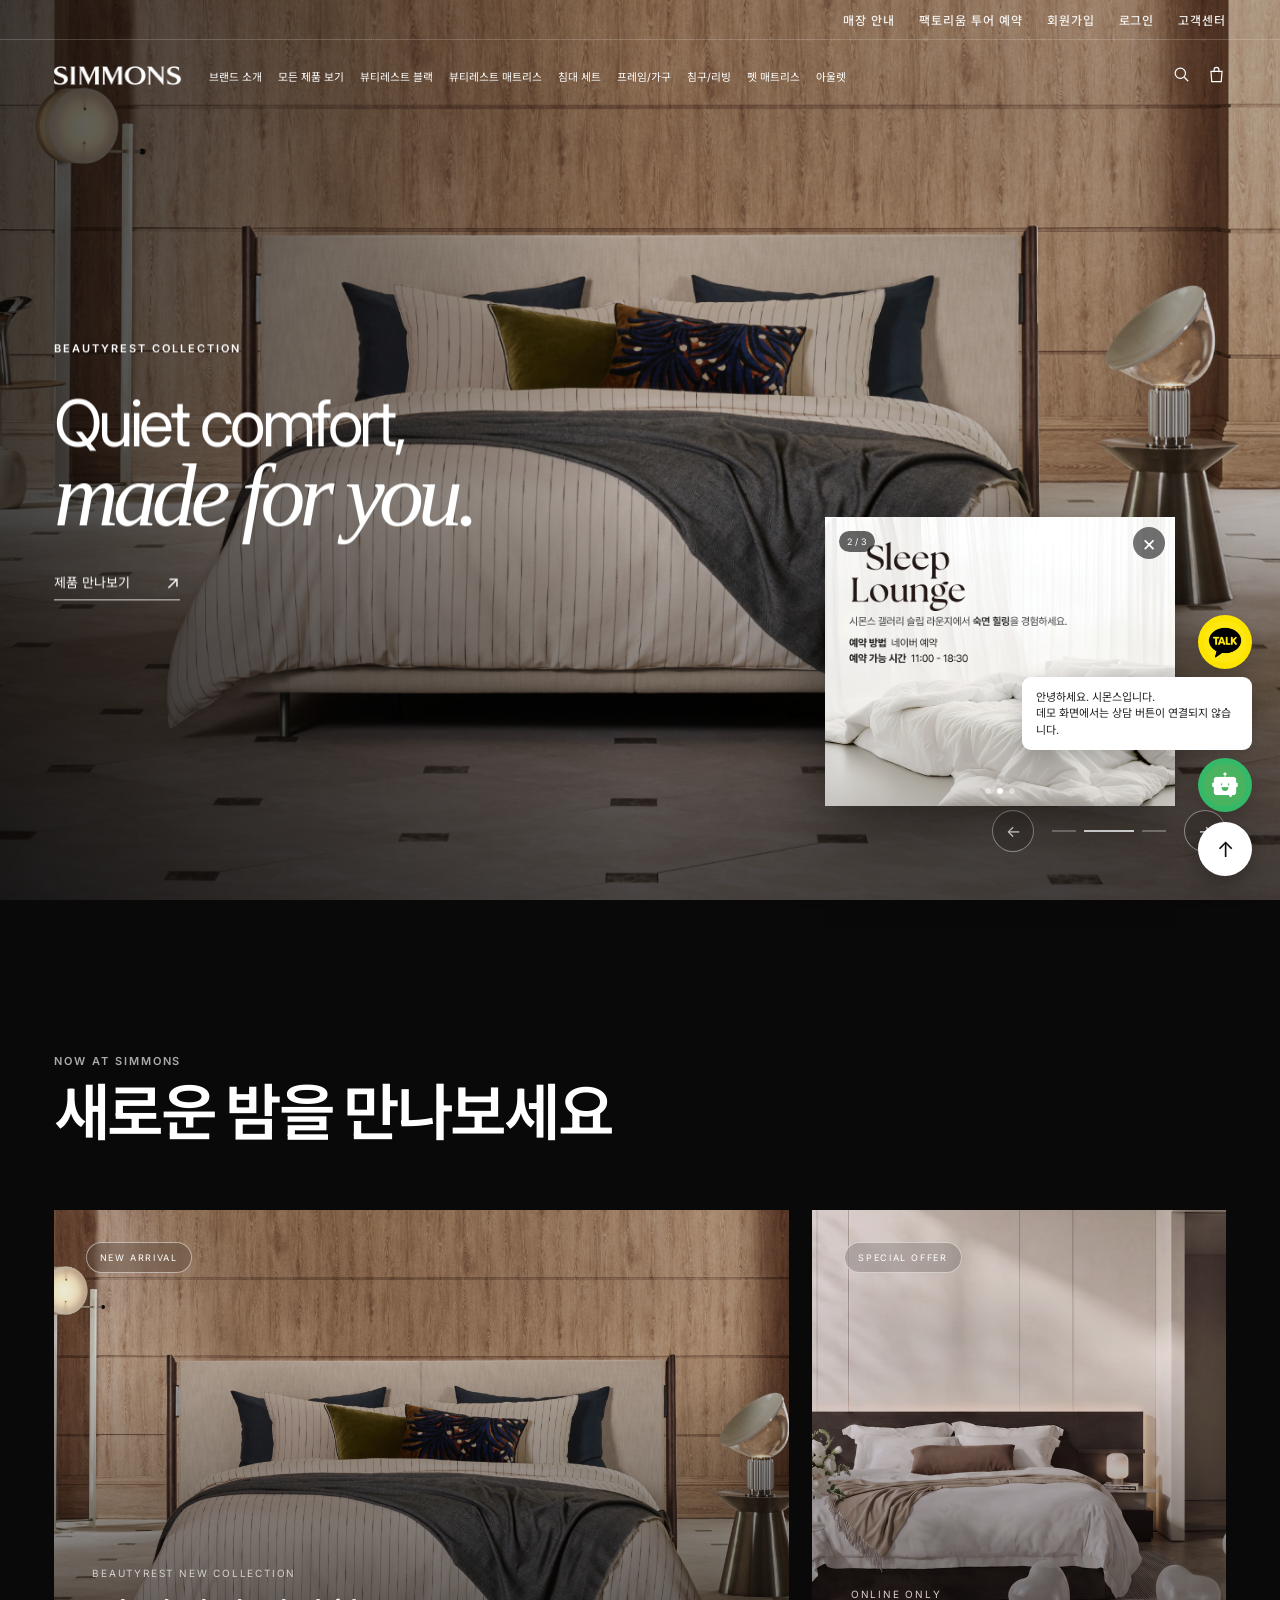
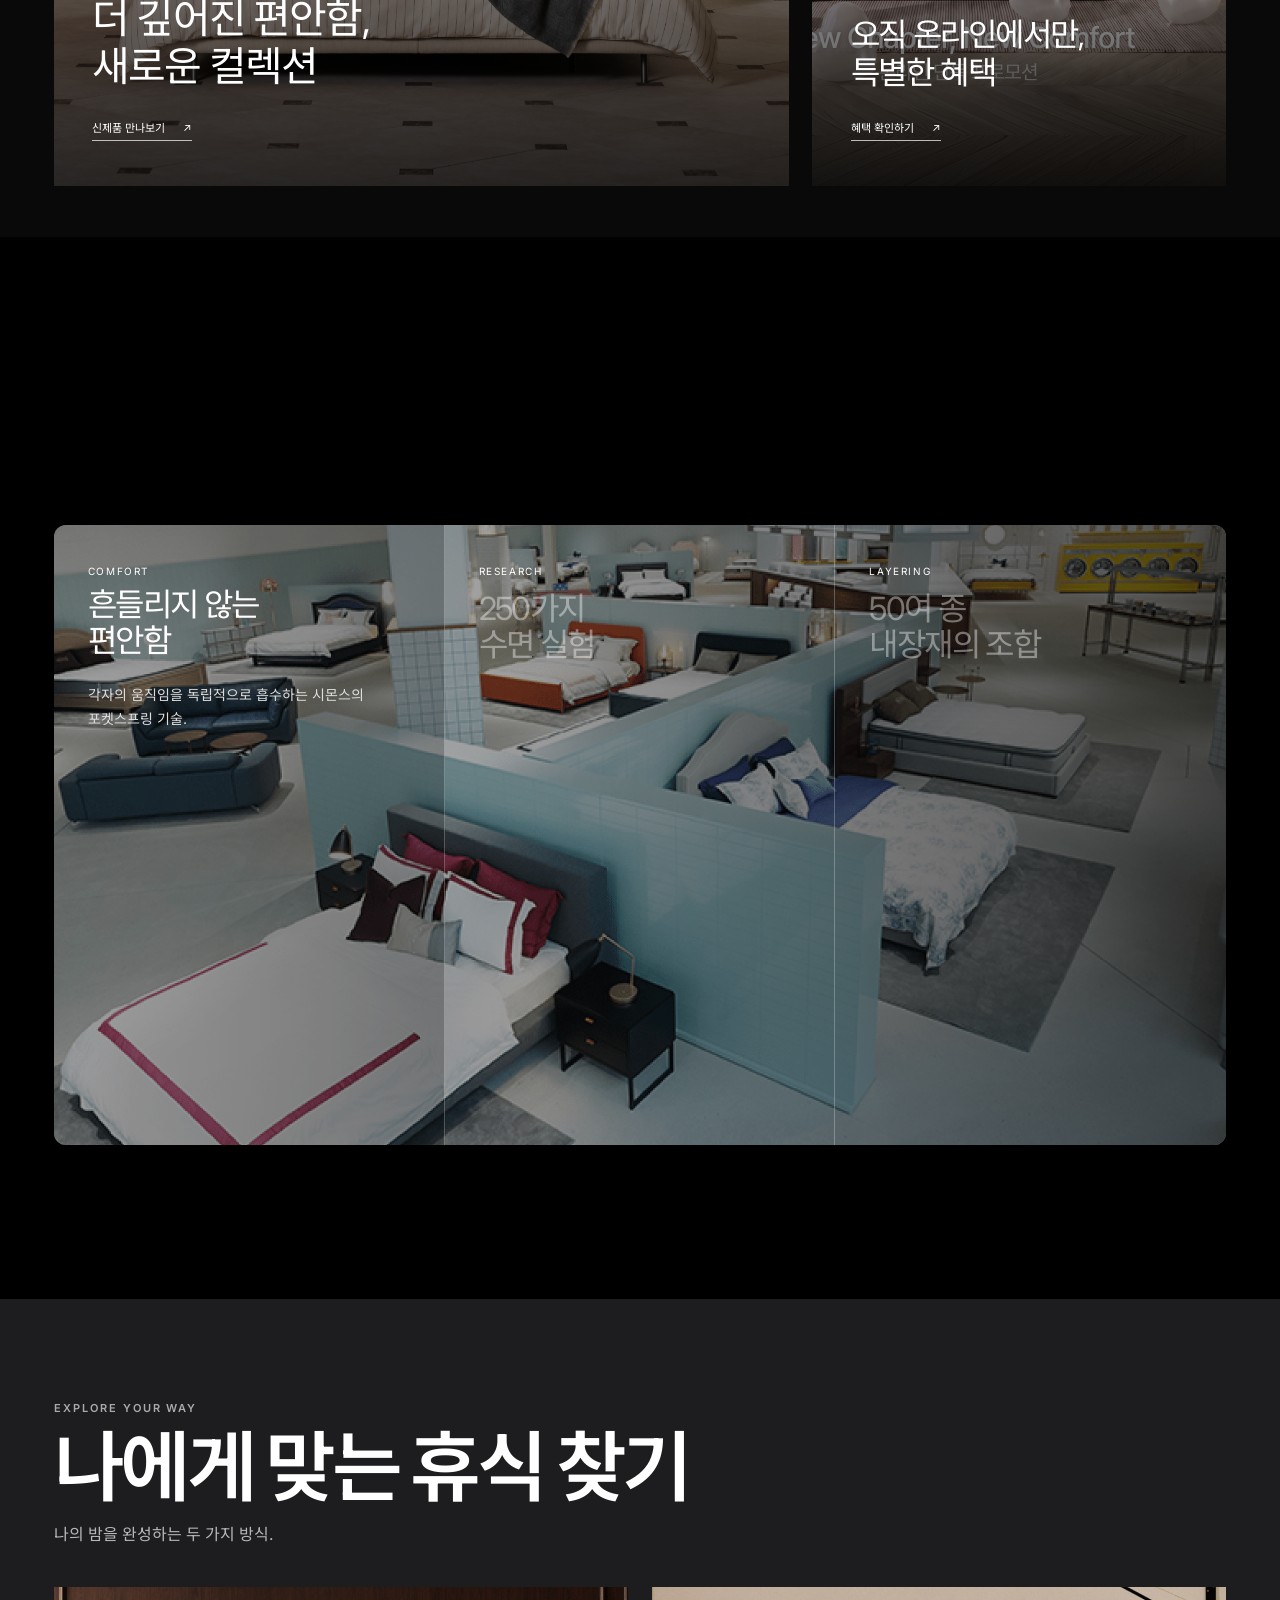
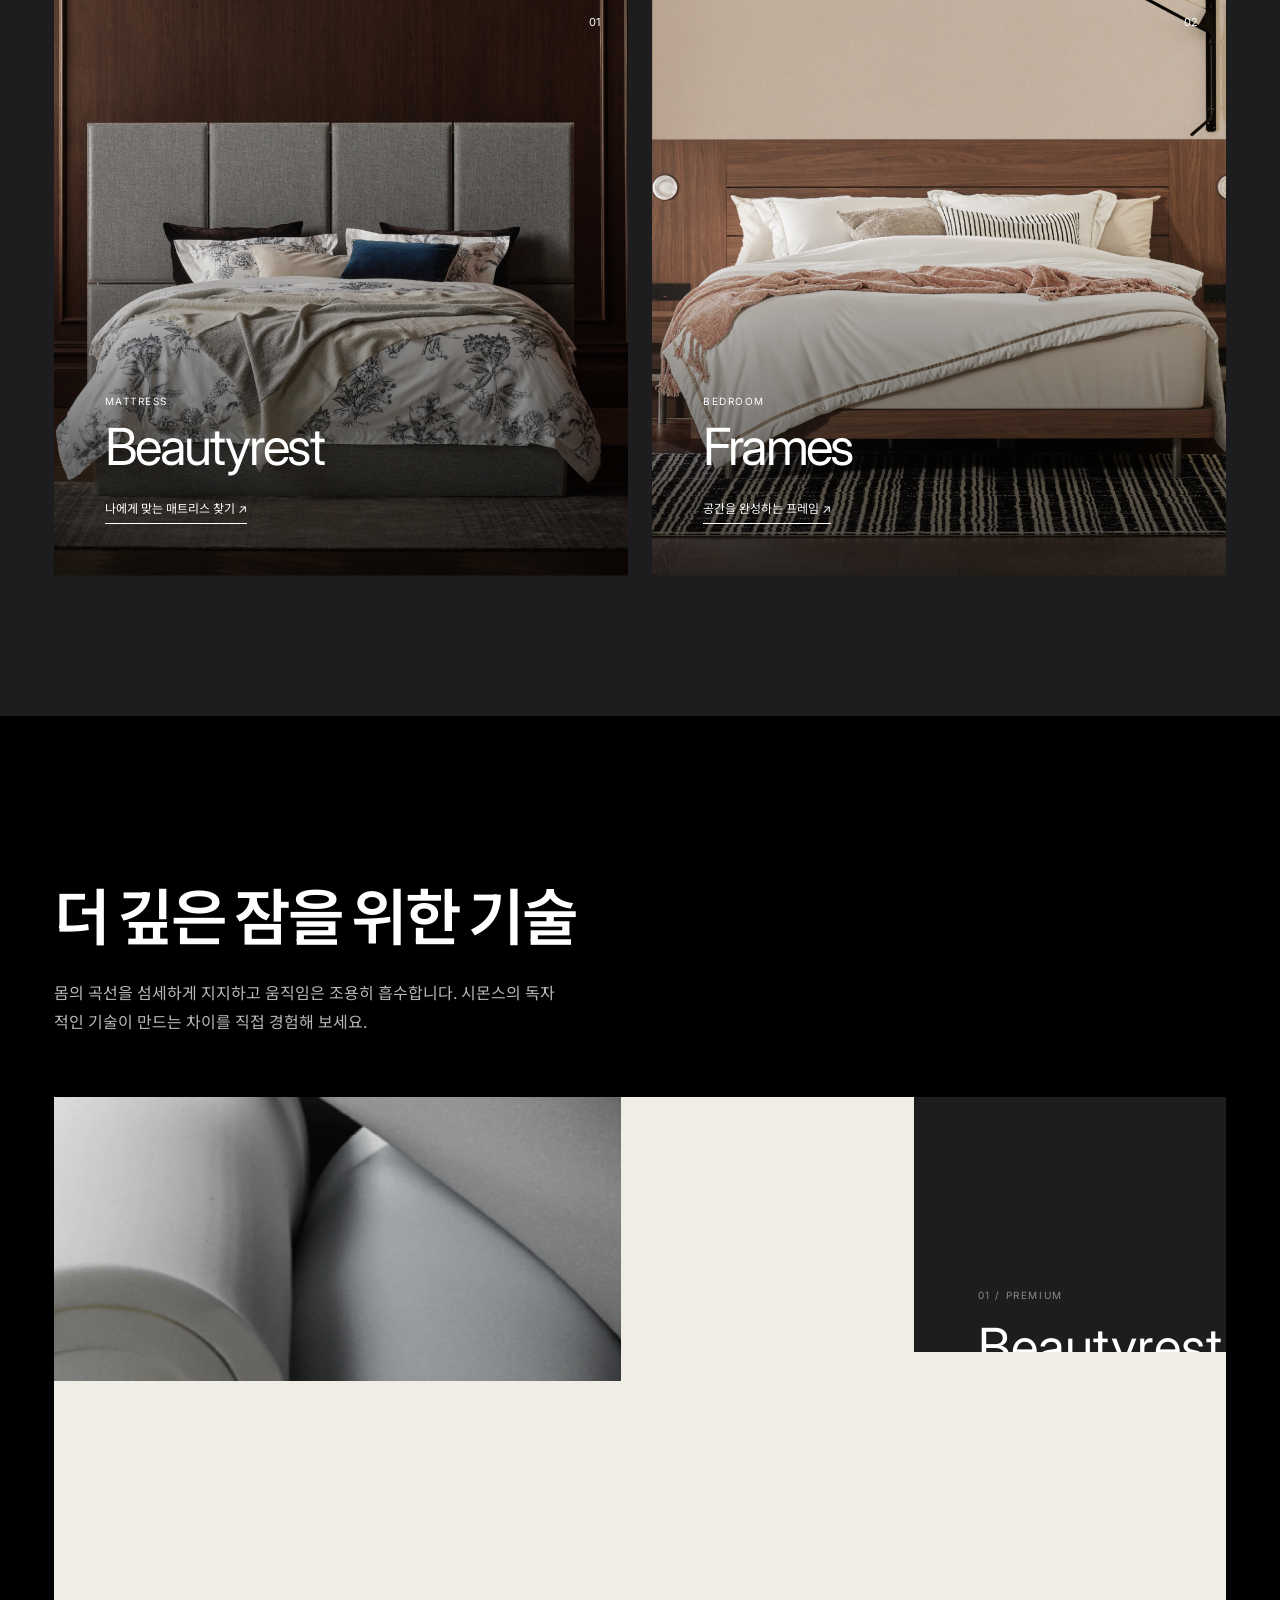
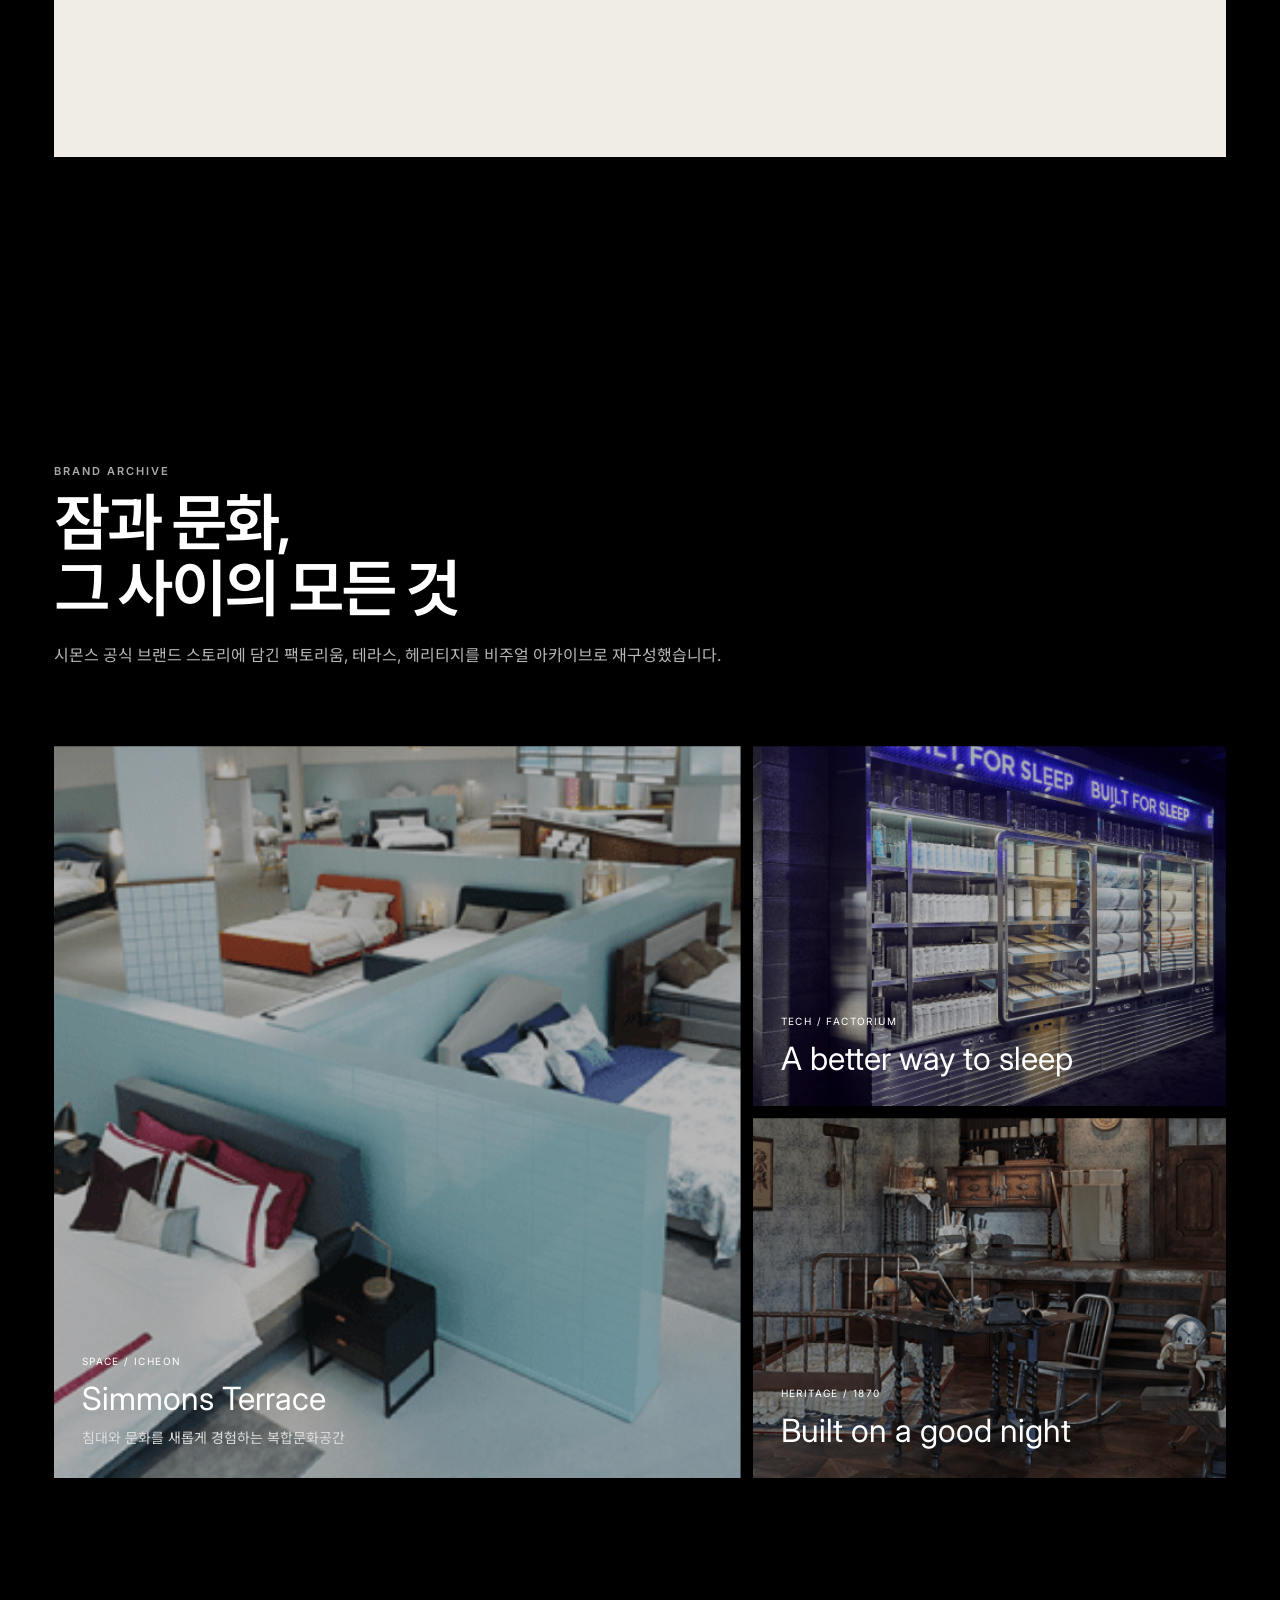
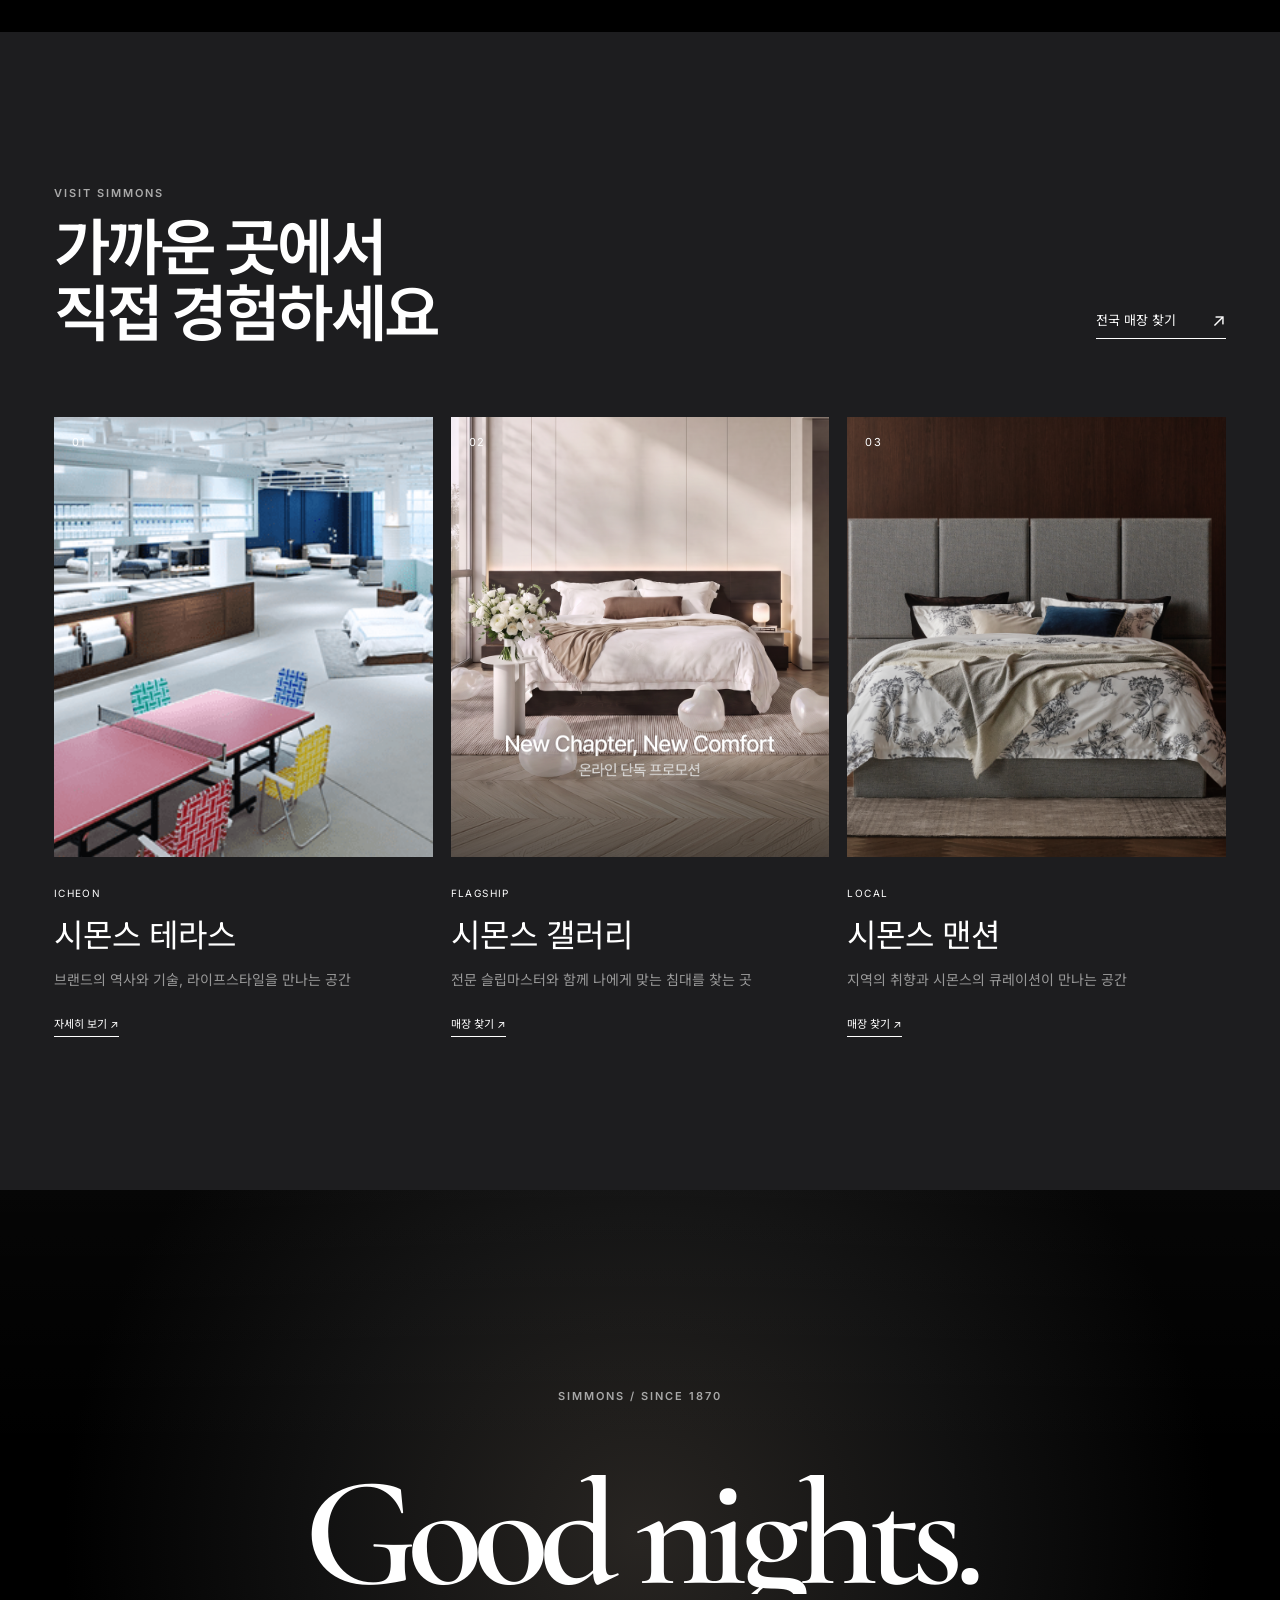
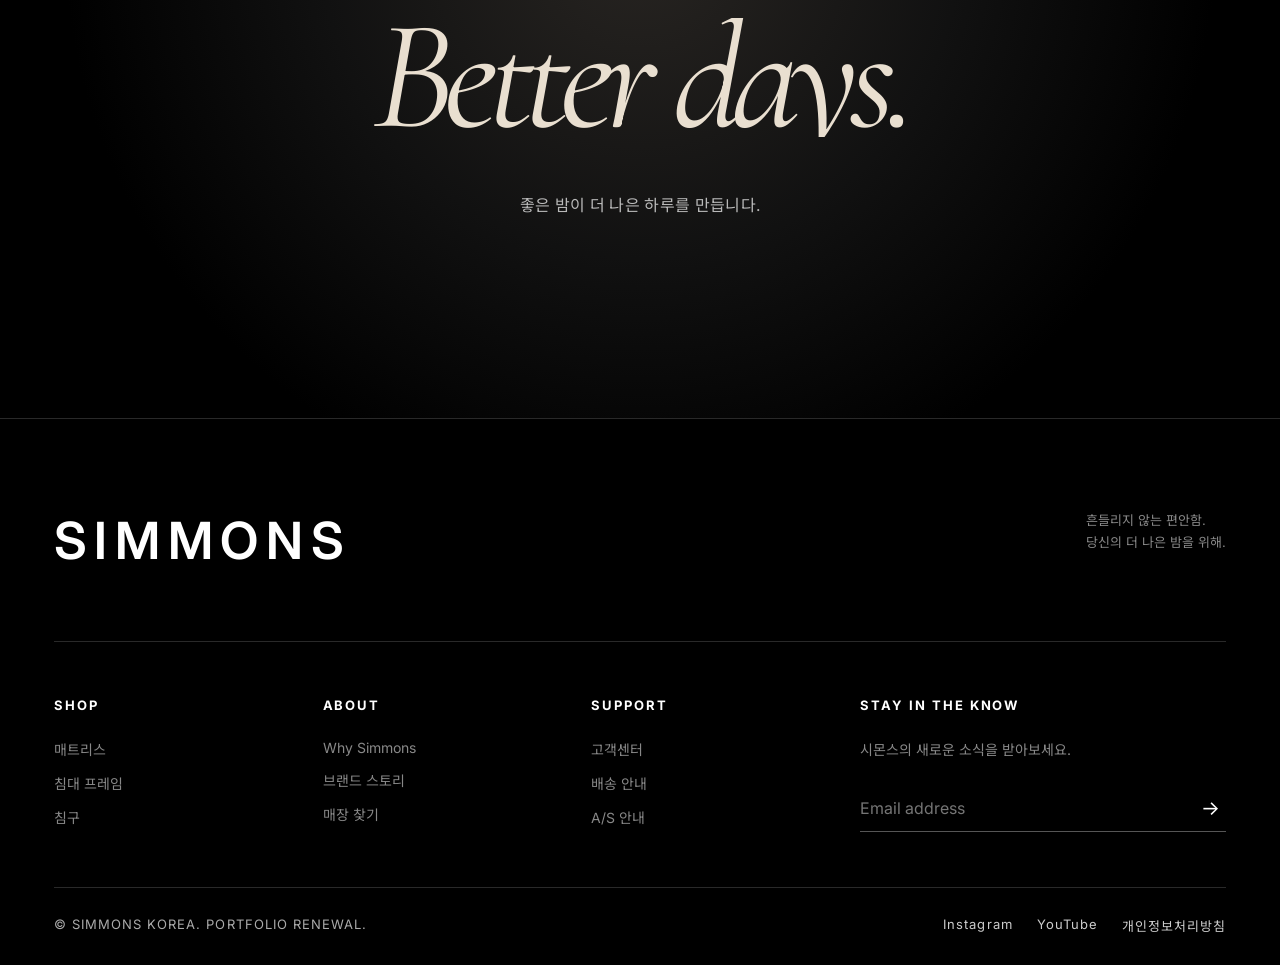
<file: index.html>
<!doctype html>
<!--
  SIMMONS Portfolio — index.html
  Sections: Header → Hero → Promotions → Intro → Find rest → Collections
            → Journal → Stores → Closing → Popup / Quick menu → Footer
-->
<html lang="ko">
  <head>
    <meta charset="UTF-8" />
    <meta name="viewport" content="width=device-width, initial-scale=1.0" />
    <meta
      name="description"
      content="깊은 밤을 위한 새로운 기준, SIMMONS 리뉴얼 포트폴리오"
    />
    <title>SIMMONS — A Better Night</title>
    <link rel="preconnect" href="https://fonts.googleapis.com" />
    <link rel="preconnect" href="https://fonts.gstatic.com" crossorigin />
    <link
      href="https://fonts.googleapis.com/css2?family=Cormorant+Garamond:ital,wght@0,500;1,500&family=Inter:wght@400;500;600&family=Noto+Sans+KR:wght@400;500;600&display=swap"
      rel="stylesheet"
    />
    <link rel="stylesheet" href="assets/css/styles.css" />
    <link rel="stylesheet" href="assets/css/closing.css" />
    <link rel="stylesheet" href="assets/css/components.css" />
    <script src="assets/js/main.js?v=20261007-1" defer></script>
  </head>
  <body>
    <a class="skip-link" href="#main">본문 바로가기</a>

    <!-- Site header -->
    <header class="site-header" data-header>
      <div class="utility-bar">
        <nav aria-label="유틸리티 메뉴">
          <a href="#">매장 안내</a>
          <a href="#">팩토리움 투어 예약</a>
          <a href="#">회원가입</a>
          <a href="#">로그인</a>
          <a href="#">고객센터</a>
        </nav>
      </div>
      <div class="nav-bar">
        <button
          class="menu-button"
          type="button"
          aria-label="전체 메뉴 열기"
          aria-expanded="false"
          aria-controls="mobile-menu"
          data-menu-button
        >
          <span></span><span></span>
        </button>
        <a class="brand" href="#" aria-label="시몬스 홈"
          ><img src="assets/images/simmons/logo.png" alt="SIMMONS"
        /></a>
        <nav class="primary-nav" aria-label="주요 메뉴">
          <a href="#">브랜드 소개</a>
          <a href="#">모든 제품 보기</a>
          <a href="#">뷰티레스트 블랙</a>
          <a href="#">뷰티레스트 매트리스</a>
          <a href="#">침대 세트</a>
          <a href="#">프레임/가구</a>
          <a href="#">침구/리빙</a>
          <a href="#">펫 매트리스</a>
          <a href="#">아울렛</a>
        </nav>
        <div class="nav-actions">
          <a href="#" aria-label="검색"
            ><svg aria-hidden="true" viewBox="0 0 24 24">
              <circle cx="10.5" cy="10.5" r="6.5" />
              <path d="m15.5 15.5 5 5" /></svg
          ></a>
          <a href="#" aria-label="장바구니"
            ><svg aria-hidden="true" viewBox="0 0 24 24">
              <path d="M5 8h14l-1 13H6L5 8Z" />
              <path d="M9 9V6a3 3 0 0 1 6 0v3" /></svg
          ></a>
        </div>
      </div>
      <nav
        class="mobile-menu"
        id="mobile-menu"
        aria-label="모바일 메뉴"
        data-mobile-menu
      >
        <p>브랜드 소개</p>
        <a href="#">뷰티레스트 / 블랙</a>
        <a href="#">히스토리</a>
        <a href="#">팩토리움</a>
        <p>제품</p>
        <a href="#">모든 제품 보기</a>
        <a href="#">뷰티레스트 블랙</a>
        <a href="#">뷰티레스트 매트리스</a>
        <a href="#">침대 세트</a>
        <a href="#">프레임/가구</a>
        <a href="#">침구/리빙</a>
        <a href="#">펫 매트리스</a>
        <a href="#">아울렛</a>
        <a href="#">매장 안내</a>
        <a href="#">팩토리움 투어 예약</a>
      </nav>
    </header>

    <!-- Main content -->
    <main id="main">
      <!-- Hero carousel -->
      <section class="hero" id="top" aria-labelledby="hero-title">
        <div class="hero-slider" data-hero-slider>
          <article class="hero-slide is-active" data-hero-slide>
            <img
              src="assets/images/simmons/find-frame.png"
              alt="시몬스 침대가 놓인 침실"
            />
            <div class="hero-shade"></div>
            <div class="hero-copy">
              <p class="eyebrow">SIMMONS NEW COLLECTION</p>
              <h1 id="hero-title">
                <span>A better night,</span><br />a better day.
              </h1>
              <a class="text-link" href="#">컬렉션 살펴보기 <span>↗</span></a>
            </div>
          </article>
          <article class="hero-slide" data-hero-slide aria-hidden="true">
            <img
              src="assets/images/simmons/hero-b3.png"
              alt="시몬스 B3 침대 컬렉션"
            />
            <div class="hero-shade"></div>
            <div class="hero-copy">
              <p class="eyebrow">BEAUTYREST COLLECTION</p>
              <h2><span>Quiet comfort,</span><br />made for you.</h2>
              <a class="text-link" href="#" tabindex="-1"
                >제품 만나보기 <span>↗</span></a
              >
            </div>
          </article>
          <article class="hero-slide" data-hero-slide aria-hidden="true">
            <img
              src="assets/images/simmons/hero-kina.png"
              alt="시몬스 키나 침대 컬렉션"
            />
            <div class="hero-shade"></div>
            <div class="hero-copy">
              <p class="eyebrow">YOUR BEDROOM, YOUR WAY</p>
              <h2><span>Rest in</span><br />your own rhythm.</h2>
              <a class="text-link" href="#" tabindex="-1"
                >프레임 살펴보기 <span>↗</span></a
              >
            </div>
          </article>
        </div>
        <div class="hero-navigation">
          <button type="button" data-hero-prev aria-label="이전 배너">←</button>
          <div class="hero-dots" role="tablist" aria-label="메인 배너">
            <button
              type="button"
              class="is-active"
              data-hero-dot
              aria-label="첫 번째 배너"
            ></button
            ><button
              type="button"
              data-hero-dot
              aria-label="두 번째 배너"
            ></button
            ><button
              type="button"
              data-hero-dot
              aria-label="세 번째 배너"
            ></button>
          </div>
          <button type="button" data-hero-next aria-label="다음 배너">→</button>
        </div>
      </section>

      <section
        class="promotions section-pad"
        aria-labelledby="promotions-title"
      >
        <div class="promotions-head reveal">
          <div>
            <p class="eyebrow">NOW AT SIMMONS</p>
            <h2 id="promotions-title">새로운 밤을 만나보세요</h2>
          </div>
        </div>
        <div class="promotion-grid">
          <a class="promotion-card promotion-card-new reveal" href="#">
            <img
              src="assets/images/simmons/hero-b3.png"
              alt="시몬스 뷰티레스트 신제품 컬렉션"
              loading="lazy"
            />
            <span class="promotion-shade"></span>
            <span class="promotion-badge">NEW ARRIVAL</span>
            <span class="promotion-copy">
              <small>BEAUTYREST NEW COLLECTION</small>
              <strong>더 깊어진 편안함,<br />새로운 컬렉션</strong>
              <span>신제품 만나보기 <i>↗</i></span>
            </span>
          </a>
          <a class="promotion-card promotion-card-online reveal" href="#">
            <img
              src="assets/images/simmons/online.jpg"
              alt="시몬스 온라인 전용 제품"
              loading="lazy"
            />
            <span class="promotion-shade"></span>
            <span class="promotion-badge">SPECIAL OFFER</span>
            <span class="promotion-copy">
              <small>ONLINE ONLY</small>
              <strong>오직 온라인에서만,<br />특별한 혜택</strong>
              <span>혜택 확인하기 <i>↗</i></span>
            </span>
          </a>
        </div>
      </section>

      <!-- Good-sleep standards -->
      <section
        class="intro section-pad"
        id="intro"
        aria-labelledby="intro-title"
      >
        <div class="intro-head reveal">
          <div>
            <p class="eyebrow">THE ART OF GOOD SLEEP</p>
            <h2 id="intro-title">좋은 밤을 만드는<br />세 가지 기준</h2>
          </div>
          <a class="pill-link" href="#">Why Simmons <span>→</span></a>
        </div>
        <div class="intro-experience reveal" data-intro-experience>
          <img
            src="assets/images/simmons/intro-terrace.png"
            alt="시몬스 테라스 공간"
          />
          <span class="intro-shade"></span>
          <article class="intro-panel is-active" tabindex="0">
            <div>
              <small>COMFORT</small>
              <h3>흔들리지 않는<br />편안함</h3>
              <p>
                각자의 움직임을 독립적으로 흡수하는 시몬스의 포켓스프링 기술.
              </p>
            </div>
          </article>
          <article class="intro-panel" tabindex="0">
            <div>
              <small>RESEARCH</small>
              <h3>250가지<br />수면 실험</h3>
              <p>41개 테스트 기기와 챔버에서 더 나은 수면 환경을 연구합니다.</p>
            </div>
          </article>
          <article class="intro-panel" tabindex="0">
            <div>
              <small>LAYERING</small>
              <h3>50여 종<br />내장재의 조합</h3>
              <p>
                밀도와 촉감이 다른 소재를 조합해 최적의 수면 느낌을 완성합니다.
              </p>
            </div>
          </article>
        </div>
      </section>

      <!-- Product categories -->
      <section class="find-rest" id="find-rest" aria-labelledby="find-title">
        <div class="section-heading reveal">
          <p class="eyebrow">EXPLORE YOUR WAY</p>
          <h2 id="find-title">나에게 맞는 휴식 찾기</h2>
          <p>나의 밤을 완성하는 두 가지 방식.</p>
        </div>
        <div class="category-grid">
          <a class="category-card reveal" href="#">
            <img
              src="assets/images/simmons/find-mattress.png"
              alt="시몬스 B1 매트리스"
              loading="lazy"
            />
            <span class="card-shade"></span><span class="card-no">01</span>
            <span class="category-copy"
              ><small>MATTRESS</small><strong>Beautyrest</strong
              ><span>나에게 맞는 매트리스 찾기 ↗</span></span
            >
          </a>
          <a class="category-card reveal" href="#">
            <img
              src="assets/images/simmons/find-frame.png"
              alt="시몬스 루티안 침대 프레임"
              loading="lazy"
            />
            <span class="card-shade"></span><span class="card-no">02</span>
            <span class="category-copy"
              ><small>BEDROOM</small><strong>Frames</strong
              ><span>공간을 완성하는 프레임 ↗</span></span
            >
          </a>
        </div>
      </section>

      <!-- Signature collection -->
      <section
        class="collections section-pad"
        id="collections"
        aria-labelledby="collection-title"
      >
        <div class="collection-head reveal">
          <div>
            <h2 id="collection-title">더 깊은 잠을 위한 기술</h2>
            <p>
              몸의 곡선을 섬세하게 지지하고 움직임은 조용히 흡수합니다. 시몬스의
              독자적인 기술이 만드는 차이를 직접 경험해 보세요.
            </p>
          </div>
        </div>
        <section
          class="collection-stage reveal"
          data-collection
          tabindex="0"
          aria-roledescription="carousel"
          aria-label="시몬스 컬렉션 슬라이드"
        >
          <article class="collection-slide is-active" data-slide>
            <div class="collection-visual">
              <img
                src="assets/images/simmons/product-black.png"
                alt="뷰티레스트 블랙 매트리스 디테일"
                loading="lazy"
              />
            </div>
            <div class="collection-info">
              <p>01 / PREMIUM</p>
              <h3>Beautyrest Black</h3>
              <span>최상의 소재와 기술이 완성한 깊은 편안함</span
              ><a href="#">컬렉션 보기 ↗</a>
            </div>
          </article>
          <article class="collection-slide" data-slide>
            <div class="collection-visual detail">
              <img
                src="assets/images/simmons/product-black-detail.png"
                alt="뷰티레스트 블랙 내부 구조"
                loading="lazy"
              />
            </div>
            <div class="collection-info">
              <p>02 / SIGNATURE</p>
              <h3>Beautyrest</h3>
              <span>흔들림을 줄이고 편안함을 오래 유지하는 기준</span
              ><a href="#">컬렉션 보기 ↗</a>
            </div>
          </article>
          <div class="collection-controls">
            <button type="button" data-prev aria-label="이전 컬렉션">←</button
            ><span data-counter>01 / 02</span
            ><button type="button" data-next aria-label="다음 컬렉션">→</button>
          </div>
        </section>
      </section>

      <!-- Brand archive -->
      <section
        class="journal section-pad"
        id="journal"
        aria-labelledby="journal-title"
      >
        <div class="section-heading align-left reveal">
          <p class="eyebrow">BRAND ARCHIVE</p>
          <h2 id="journal-title">잠과 문화,<br />그 사이의 모든 것</h2>
          <p>
            시몬스 공식 브랜드 스토리에 담긴 팩토리움, 테라스, 헤리티지를 비주얼
            아카이브로 재구성했습니다.
          </p>
        </div>
        <div class="journal-grid">
          <article class="journal-card journal-main reveal">
            <img
              src="assets/images/simmons/terrace-01.png"
              alt="시몬스 테라스 공간"
              loading="lazy"
            />
            <div>
              <small>SPACE / ICHEON</small>
              <h3>Simmons Terrace</h3>
              <p>침대와 문화를 새롭게 경험하는 복합문화공간</p>
            </div>
          </article>
          <article class="journal-card reveal">
            <img
              src="assets/images/simmons/lab.png"
              alt="시몬스 팩토리움 연구 공간"
              loading="lazy"
            />
            <div>
              <small>TECH / FACTORIUM</small>
              <h3>A better way to sleep</h3>
            </div>
          </article>
          <article class="journal-card reveal">
            <img
              src="assets/images/simmons/heritage.png"
              alt="시몬스 헤리티지 전시 공간"
              loading="lazy"
            />
            <div>
              <small>HERITAGE / 1870</small>
              <h3>Built on a good night</h3>
            </div>
          </article>
        </div>
      </section>

      <!-- Store carousel -->
      <section
        class="stores section-pad"
        id="stores"
        aria-labelledby="stores-title"
      >
        <div class="stores-head reveal">
          <div>
            <p class="eyebrow">VISIT SIMMONS</p>
            <h2 id="stores-title">가까운 곳에서<br />직접 경험하세요</h2>
          </div>
          <a class="text-link" href="#">전국 매장 찾기 <span>↗</span></a>
        </div>
        <section
          class="store-gallery"
          data-store-gallery
          tabindex="0"
          aria-roledescription="carousel"
          aria-label="시몬스 매장 슬라이드"
        >
          <article class="store-card reveal">
            <a
              class="store-visual"
              href="#"
              aria-label="시몬스 테라스 자세히 보기"
            >
              <img
                src="assets/images/simmons/terrace-02.png"
                alt="시몬스 테라스 외관"
                loading="lazy"
              /><span>01</span>
            </a>
            <small>ICHEON</small>
            <h3>시몬스 테라스</h3>
            <p>브랜드의 역사와 기술, 라이프스타일을 만나는 공간</p>
            <a href="#">자세히 보기 ↗</a>
          </article>
          <article class="store-card reveal">
            <a
              class="store-visual"
              href="#"
              aria-label="시몬스 갤러리 매장 찾기"
            >
              <img
                src="assets/images/simmons/online.jpg"
                alt="시몬스 침실 컬렉션"
                loading="lazy"
              /><span>02</span>
            </a>
            <small>FLAGSHIP</small>
            <h3>시몬스 갤러리</h3>
            <p>전문 슬립마스터와 함께 나에게 맞는 침대를 찾는 곳</p>
            <a href="#">매장 찾기 ↗</a>
          </article>
          <article class="store-card reveal">
            <a class="store-visual" href="#" aria-label="시몬스 맨션 매장 찾기">
              <img
                src="assets/images/simmons/find-mattress.png"
                alt="시몬스 매트리스 컬렉션"
                loading="lazy"
              /><span>03</span>
            </a>
            <small>LOCAL</small>
            <h3>시몬스 맨션</h3>
            <p>지역의 취향과 시몬스의 큐레이션이 만나는 공간</p>
            <a href="#">매장 찾기 ↗</a>
          </article>
        </section>
      </section>

      <!-- Closing brand statement -->
      <section class="closing" id="heritage" aria-label="브랜드 메시지">
        <div class="closing-copy" data-closing-section>
          <p class="eyebrow">SIMMONS / SINCE 1870</p>
          <div class="heritage-message">
            <h2><span>Good nights.</span><em>Better days.</em></h2>
            <p>좋은 밤이 더 나은 하루를 만듭니다.</p>
          </div>
        </div>
      </section>
    </main>

    <!-- Event popup -->
    <aside
      class="event-popup"
      data-event-popup
      role="dialog"
      aria-modal="false"
      aria-label="이벤트 안내"
    >
      <button
        class="popup-close"
        type="button"
        data-popup-close
        aria-label="팝업 닫기"
      >
        ×
      </button>
      <span class="popup-count" data-popup-count>1 / 3</span>
      <div class="popup-track" data-popup-track>
        <a class="popup-slide" href="#" draggable="false"
          ><img
            src="assets/images/simmons/popup-experience.png"
            alt="시몬스 온라인 체험존 안내"
        /></a>
        <a class="popup-slide" href="#" draggable="false"
          ><img
            src="assets/images/simmons/popup-second.png"
            alt="시몬스 슬립 라운지 안내"
        /></a>
        <a class="popup-slide" href="#" draggable="false"
          ><img
            src="assets/images/simmons/popup-third.png"
            alt="시몬스 프로모션 안내"
        /></a>
      </div>
      <div class="popup-dots" aria-hidden="true">
        <i class="is-active"></i><i></i><i></i>
      </div>
    </aside>
    <nav class="quick-menu" aria-label="빠른 상담 메뉴">
      <button
        class="quick-button kakao"
        type="button"
        data-quick="kakao"
        aria-label="카카오톡 상담"
      >
        <img src="assets/images/simmons/quick-kakao.png" alt="" />
      </button>
      <div class="quick-tooltip is-visible" data-quick-tooltip>
        안녕하세요. 시몬스입니다.<br />데모 화면에서는 상담 버튼이 연결되지
        않습니다.
      </div>
      <button
        class="quick-button chatbot"
        type="button"
        data-quick="chatbot"
        aria-label="챗봇 상담"
      >
        <img src="assets/images/simmons/quick-chatbot.png" alt="" />
      </button>
    </nav>
    <button
      class="quick-button top"
      type="button"
      data-scroll-top
      aria-label="맨 위로 이동"
    >
      ↑
    </button>

    <!-- Footer -->
    <footer class="site-footer">
      <div class="footer-top">
        <a class="brand" href="#">SIMMONS</a>
        <p>흔들리지 않는 편안함.<br />당신의 더 나은 밤을 위해.</p>
      </div>
      <div class="footer-grid">
        <div>
          <strong>SHOP</strong>
          <a href="#">매트리스</a>
          <a href="#">침대 프레임</a>
          <a href="#">침구</a>
        </div>
        <div>
          <strong>ABOUT</strong>
          <a href="#">Why Simmons</a>
          <a href="#">브랜드 스토리</a>
          <a href="#">매장 찾기</a>
        </div>
        <div>
          <strong>SUPPORT</strong>
          <a href="#">고객센터</a>
          <a href="#">배송 안내</a>
          <a href="#">A/S 안내</a>
        </div>
        <div class="newsletter">
          <strong>STAY IN THE KNOW</strong>
          <p>시몬스의 새로운 소식을 받아보세요.</p>
          <form>
            <label class="sr-only" for="email">이메일</label
            ><input
              id="email"
              type="email"
              autocomplete="email"
              placeholder="Email address"
            /><button type="submit" aria-label="뉴스레터 신청">→</button>
          </form>
        </div>
      </div>
      <div class="footer-bottom">
        <p>© SIMMONS KOREA. PORTFOLIO RENEWAL.</p>
        <div>
          <a href="#">Instagram</a>
          <a href="#">YouTube</a>
          <a href="#">개인정보처리방침</a>
        </div>
      </div>
    </footer>
  </body>
</html>
</file>
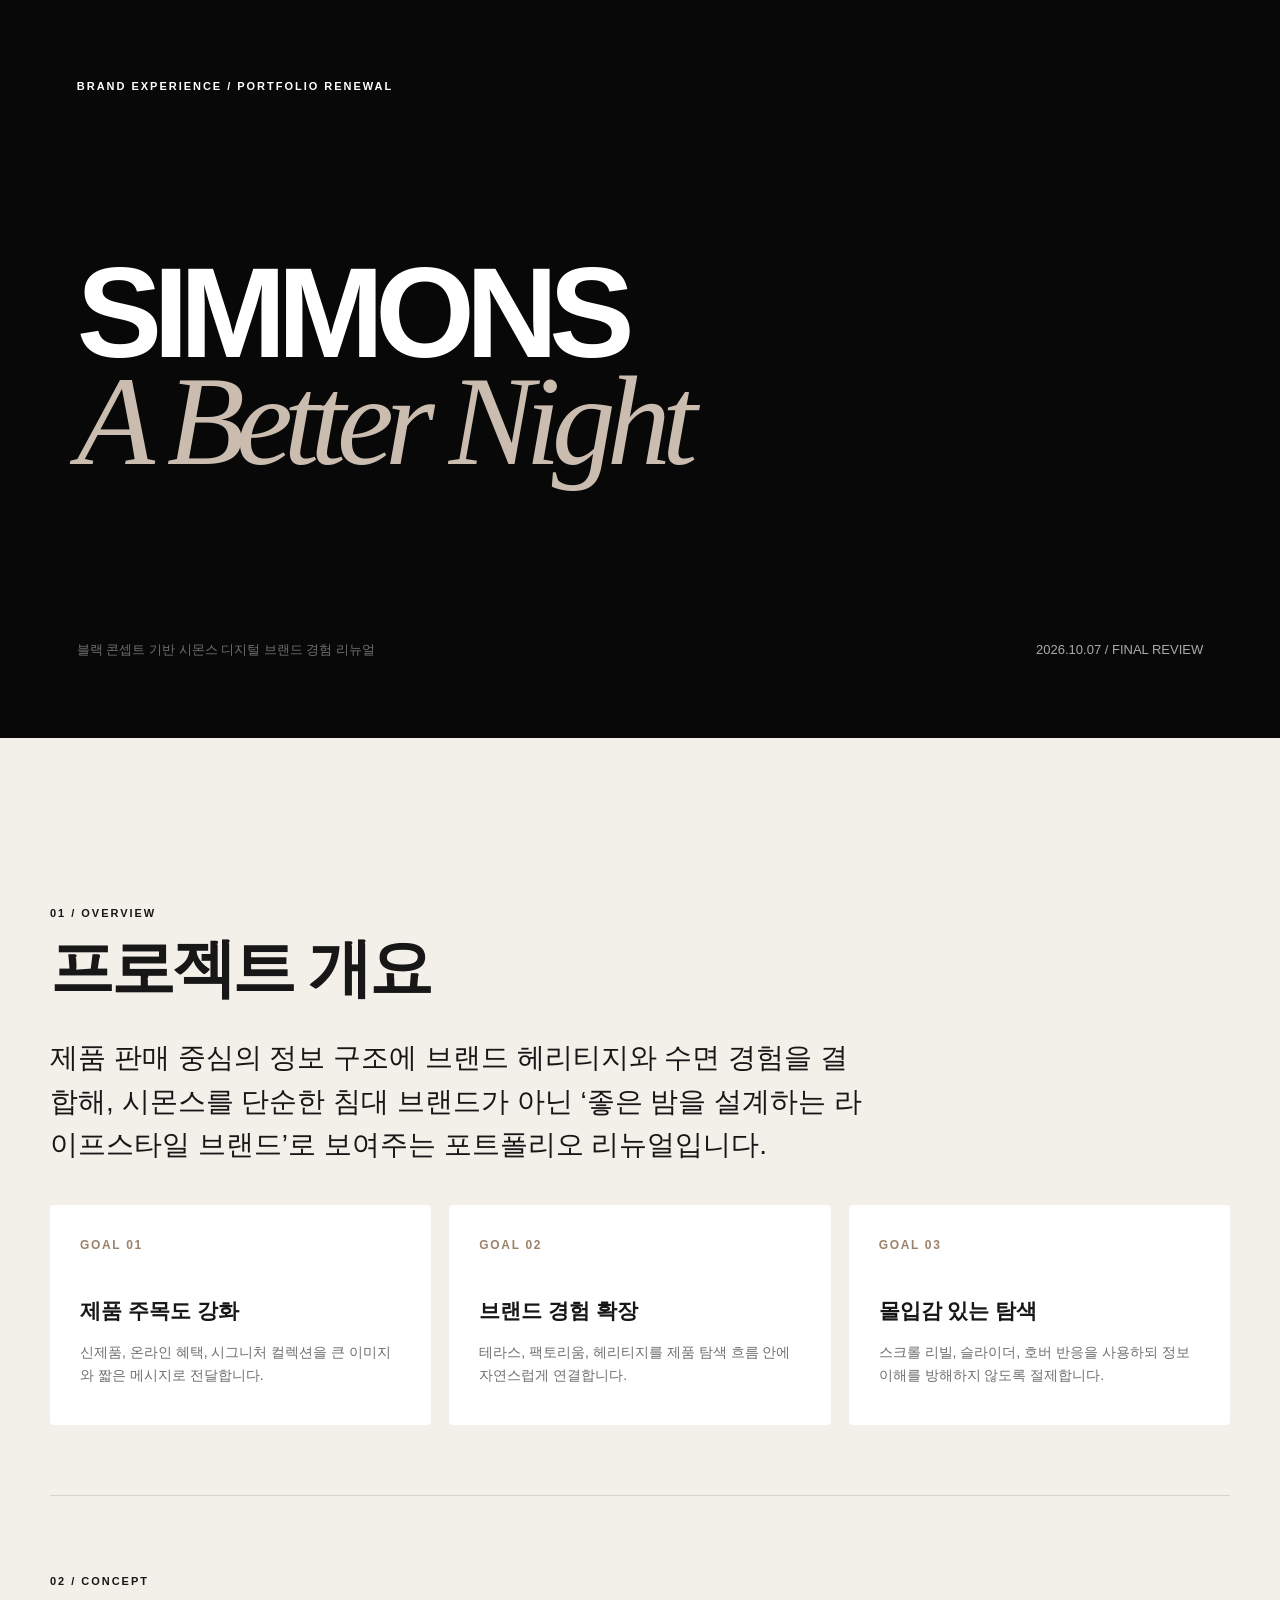
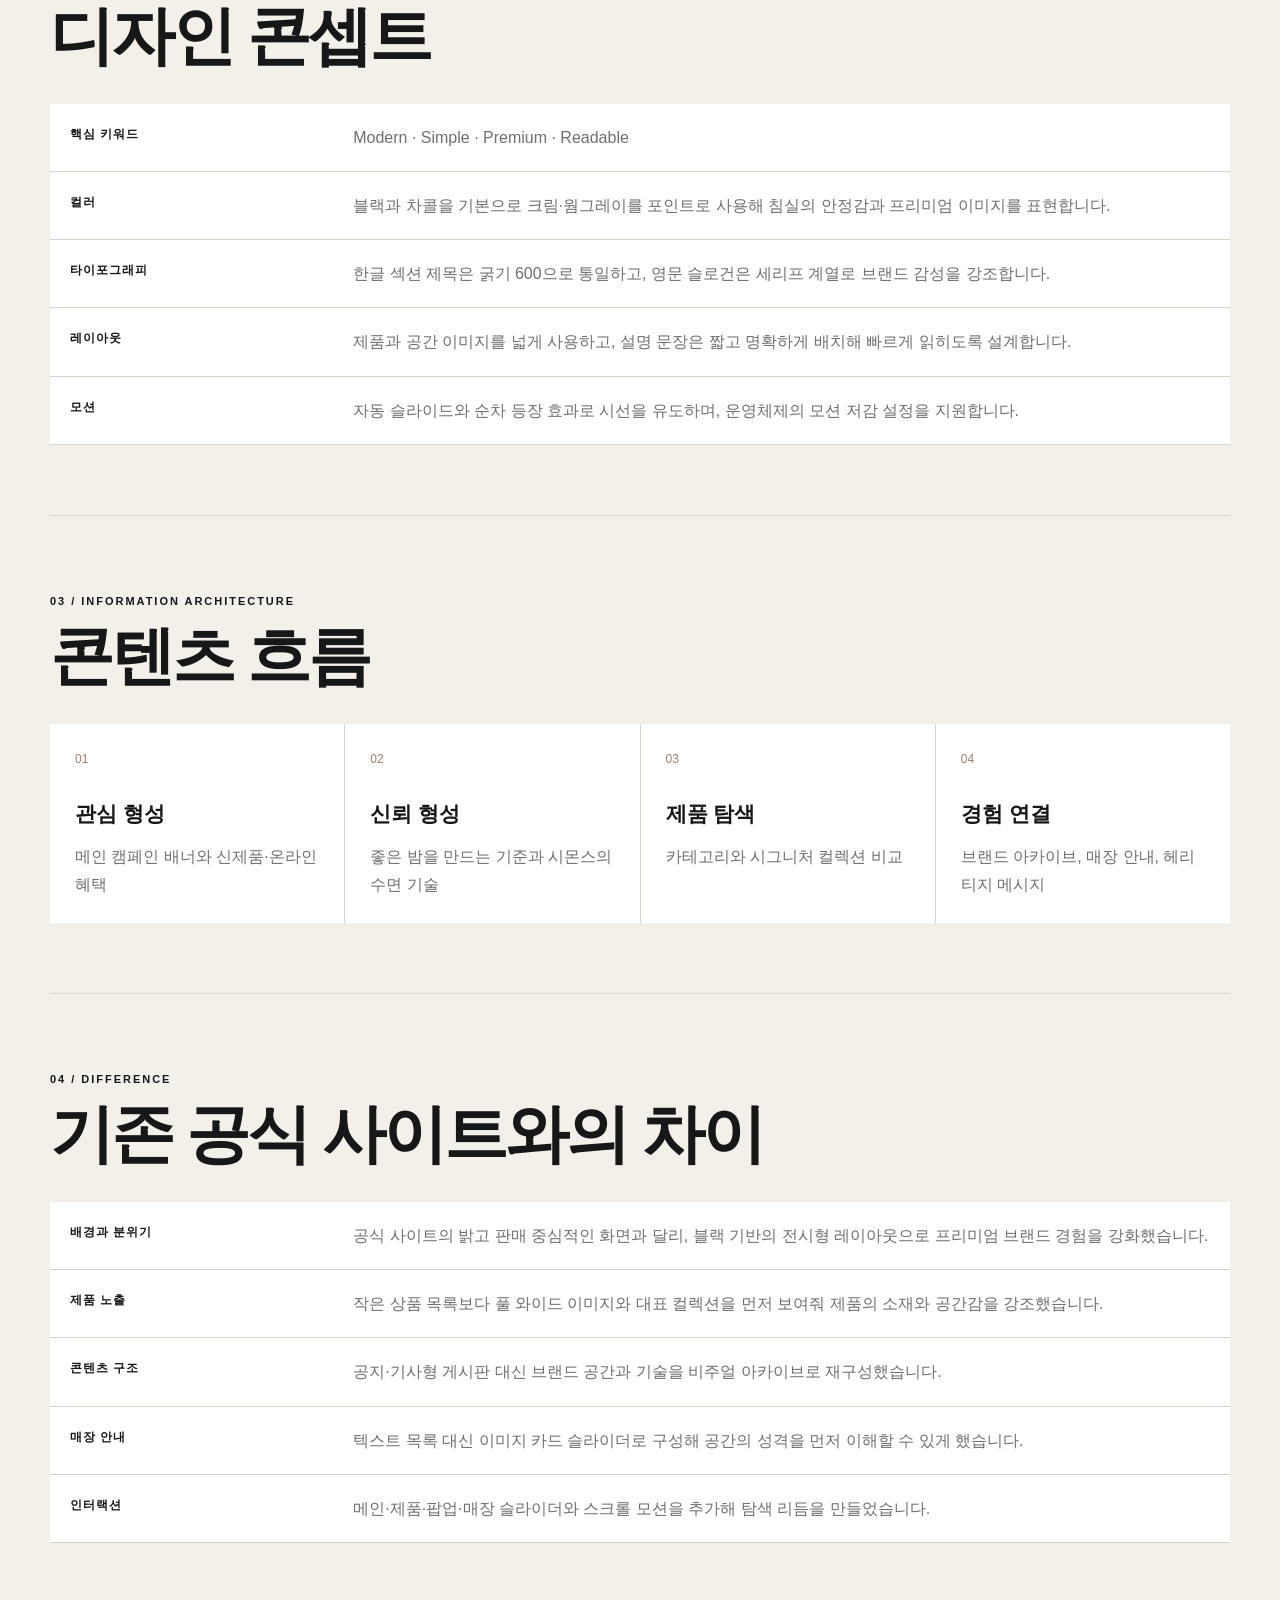
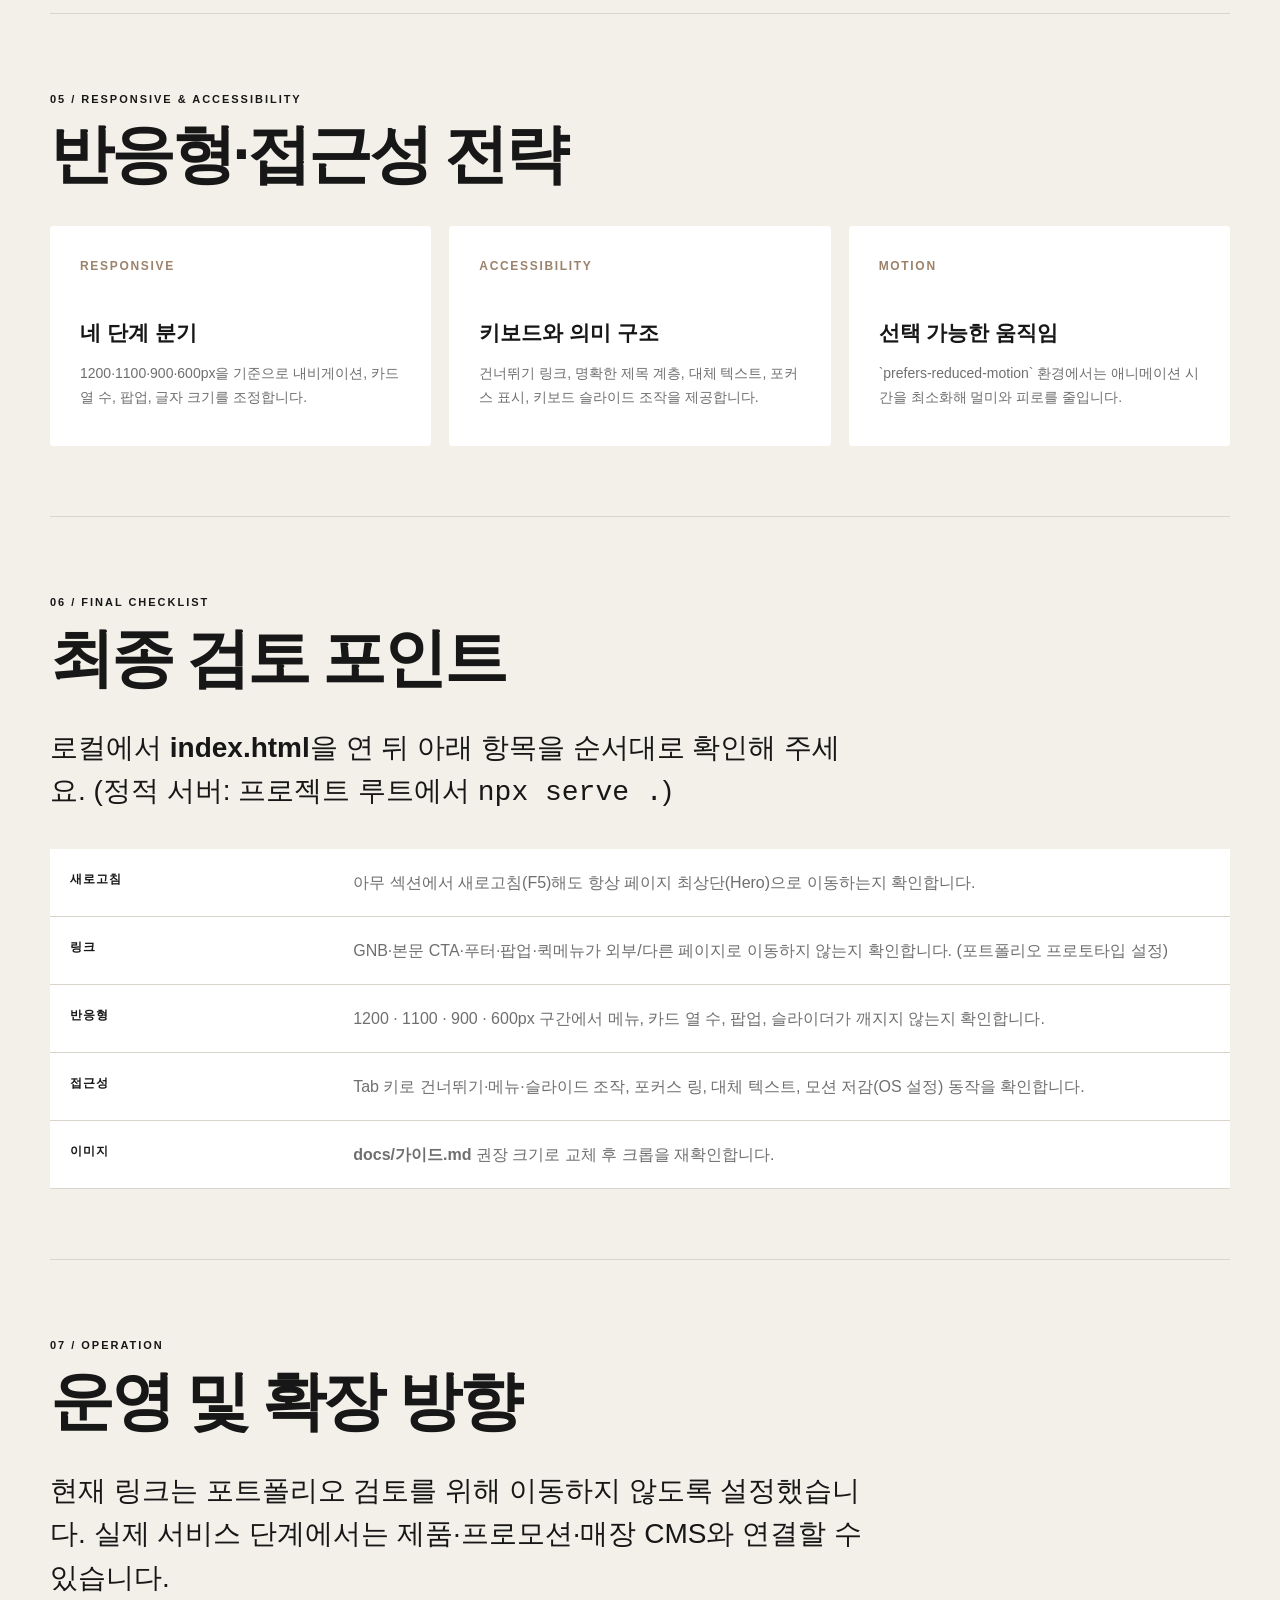
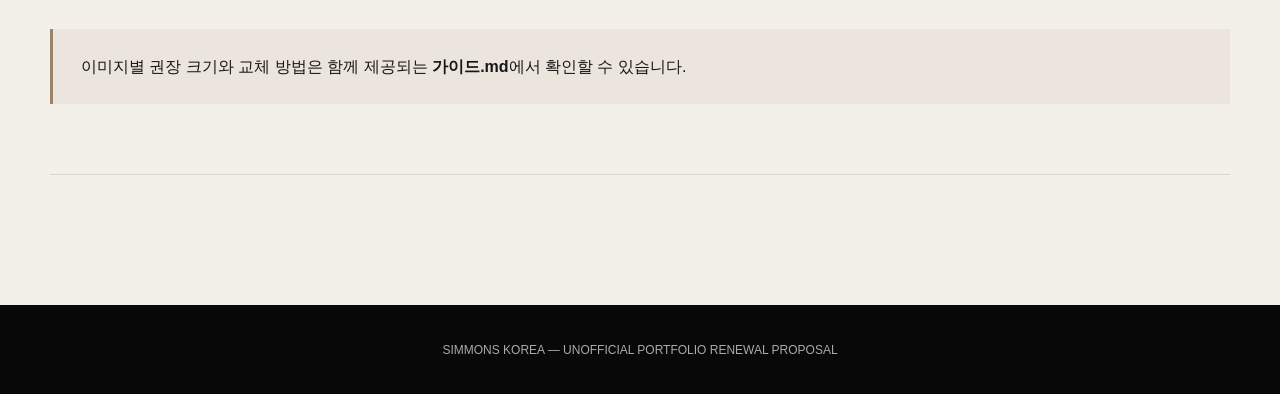
<file: docs/simmons-renewal-proposal.html>
<!doctype html>
<html lang="ko">
  <head>
    <meta charset="UTF-8" />
    <meta name="viewport" content="width=device-width, initial-scale=1.0" />
    <title>SIMMONS Portfolio Renewal — 기획안</title>
    <style>
      :root {
        --ink: #171717;
        --muted: #6f6f6f;
        --paper: #f3f0ea;
        --card: #fff;
        --accent: #9c826b;
        --line: #d9d4cc;
      }
      * {
        box-sizing: border-box;
      }
      html {
        scroll-behavior: smooth;
      }
      body {
        margin: 0;
        background: var(--paper);
        color: var(--ink);
        font-family: Arial, "Noto Sans KR", sans-serif;
        line-height: 1.7;
      }
      .cover {
        display: grid;
        min-height: 82vh;
        align-content: space-between;
        padding: clamp(32px, 6vw, 96px);
        background: #080808;
        color: #fff;
      }
      .cover small,
      .label {
        font-size: 11px;
        font-weight: 700;
        letter-spacing: 0.18em;
      }
      .cover h1 {
        max-width: 1000px;
        margin: 80px 0;
        font-size: clamp(54px, 10vw, 148px);
        line-height: 0.84;
        letter-spacing: -0.07em;
      }
      .cover h1 em {
        color: #cabdaf;
        font-family: Georgia, serif;
        font-weight: 400;
      }
      .cover-footer {
        display: flex;
        justify-content: space-between;
        color: #aaa;
        font-size: 13px;
      }
      main {
        width: min(1180px, calc(100% - 40px));
        margin: auto;
        padding: 90px 0 130px;
      }
      section {
        padding: 70px 0;
        border-bottom: 1px solid var(--line);
      }
      h2 {
        margin: 10px 0 34px;
        font-size: clamp(34px, 5vw, 66px);
        line-height: 1.05;
        letter-spacing: -0.05em;
      }
      h3 {
        margin: 0 0 12px;
        font-size: 21px;
      }
      p {
        margin: 0;
        color: var(--muted);
      }
      .lead {
        max-width: 820px;
        color: var(--ink);
        font-size: clamp(19px, 2.2vw, 28px);
        line-height: 1.55;
      }
      .grid {
        display: grid;
        grid-template-columns: repeat(3, 1fr);
        gap: 18px;
        margin-top: 38px;
      }
      .card {
        min-height: 220px;
        padding: 30px;
        background: var(--card);
        border-radius: 4px;
      }
      .card b {
        display: block;
        margin-bottom: 38px;
        color: var(--accent);
        font-size: 12px;
        letter-spacing: 0.14em;
      }
      .card p {
        font-size: 14px;
      }
      table {
        width: 100%;
        border-collapse: collapse;
        margin-top: 34px;
        background: var(--card);
      }
      th,
      td {
        padding: 20px;
        border-bottom: 1px solid var(--line);
        text-align: left;
        vertical-align: top;
      }
      th {
        width: 24%;
        font-size: 12px;
        letter-spacing: 0.08em;
      }
      td {
        color: var(--muted);
      }
      .flow {
        display: grid;
        grid-template-columns: repeat(4, 1fr);
        gap: 1px;
        margin-top: 34px;
        background: var(--line);
      }
      .flow div {
        min-height: 150px;
        padding: 25px;
        background: var(--card);
      }
      .flow span {
        display: block;
        margin-bottom: 26px;
        color: var(--accent);
        font-size: 12px;
      }
      .note {
        margin-top: 30px;
        padding: 24px 28px;
        border-left: 3px solid var(--accent);
        background: #ebe5dd;
      }
      footer {
        padding: 35px 20px;
        background: #080808;
        color: #aaa;
        text-align: center;
        font-size: 12px;
      }
      @media (max-width: 800px) {
        .grid,
        .flow {
          grid-template-columns: 1fr;
        }
        .cover-footer {
          display: block;
        }
        .cover-footer span {
          display: block;
          margin-top: 8px;
        }
        th,
        td {
          display: block;
          width: 100%;
        }
        th {
          padding-bottom: 5px;
          border-bottom: 0;
        }
        td {
          padding-top: 5px;
        }
      }
      @media print {
        .cover {
          min-height: 100vh;
          break-after: page;
        }
        body {
          background: #fff;
        }
        main {
          width: 90%;
        }
        section {
          break-inside: avoid;
        }
      }
    </style>
  </head>
  <body>
    <header class="cover">
      <small>BRAND EXPERIENCE / PORTFOLIO RENEWAL</small>
      <h1>SIMMONS<br /><em>A Better Night</em></h1>
      <div class="cover-footer">
        <p>블랙 콘셉트 기반 시몬스 디지털 브랜드 경험 리뉴얼</p>
        <span>2026.10.07 / FINAL REVIEW</span>
      </div>
    </header>

    <main>
      <section>
        <span class="label">01 / OVERVIEW</span>
        <h2>프로젝트 개요</h2>
        <p class="lead">
          제품 판매 중심의 정보 구조에 브랜드 헤리티지와 수면 경험을 결합해,
          시몬스를 단순한 침대 브랜드가 아닌 ‘좋은 밤을 설계하는 라이프스타일
          브랜드’로 보여주는 포트폴리오 리뉴얼입니다.
        </p>
        <div class="grid">
          <article class="card">
            <b>GOAL 01</b>
            <h3>제품 주목도 강화</h3>
            <p>
              신제품, 온라인 혜택, 시그니처 컬렉션을 큰 이미지와 짧은 메시지로
              전달합니다.
            </p>
          </article>
          <article class="card">
            <b>GOAL 02</b>
            <h3>브랜드 경험 확장</h3>
            <p>
              테라스, 팩토리움, 헤리티지를 제품 탐색 흐름 안에 자연스럽게
              연결합니다.
            </p>
          </article>
          <article class="card">
            <b>GOAL 03</b>
            <h3>몰입감 있는 탐색</h3>
            <p>
              스크롤 리빌, 슬라이더, 호버 반응을 사용하되 정보 이해를 방해하지
              않도록 절제합니다.
            </p>
          </article>
        </div>
      </section>

      <section>
        <span class="label">02 / CONCEPT</span>
        <h2>디자인 콘셉트</h2>
        <table>
          <tbody>
            <tr>
              <th>핵심 키워드</th>
              <td>Modern · Simple · Premium · Readable</td>
            </tr>
            <tr>
              <th>컬러</th>
              <td>
                블랙과 차콜을 기본으로 크림·웜그레이를 포인트로 사용해 침실의
                안정감과 프리미엄 이미지를 표현합니다.
              </td>
            </tr>
            <tr>
              <th>타이포그래피</th>
              <td>
                한글 섹션 제목은 굵기 600으로 통일하고, 영문 슬로건은 세리프
                계열로 브랜드 감성을 강조합니다.
              </td>
            </tr>
            <tr>
              <th>레이아웃</th>
              <td>
                제품과 공간 이미지를 넓게 사용하고, 설명 문장은 짧고 명확하게
                배치해 빠르게 읽히도록 설계합니다.
              </td>
            </tr>
            <tr>
              <th>모션</th>
              <td>
                자동 슬라이드와 순차 등장 효과로 시선을 유도하며, 운영체제의
                모션 저감 설정을 지원합니다.
              </td>
            </tr>
          </tbody>
        </table>
      </section>

      <section>
        <span class="label">03 / INFORMATION ARCHITECTURE</span>
        <h2>콘텐츠 흐름</h2>
        <div class="flow">
          <div>
            <span>01</span>
            <h3>관심 형성</h3>
            <p>메인 캠페인 배너와 신제품·온라인 혜택</p>
          </div>
          <div>
            <span>02</span>
            <h3>신뢰 형성</h3>
            <p>좋은 밤을 만드는 기준과 시몬스의 수면 기술</p>
          </div>
          <div>
            <span>03</span>
            <h3>제품 탐색</h3>
            <p>카테고리와 시그니처 컬렉션 비교</p>
          </div>
          <div>
            <span>04</span>
            <h3>경험 연결</h3>
            <p>브랜드 아카이브, 매장 안내, 헤리티지 메시지</p>
          </div>
        </div>
      </section>

      <section>
        <span class="label">04 / DIFFERENCE</span>
        <h2>기존 공식 사이트와의 차이</h2>
        <table>
          <tbody>
            <tr>
              <th>배경과 분위기</th>
              <td>
                공식 사이트의 밝고 판매 중심적인 화면과 달리, 블랙 기반의 전시형
                레이아웃으로 프리미엄 브랜드 경험을 강화했습니다.
              </td>
            </tr>
            <tr>
              <th>제품 노출</th>
              <td>
                작은 상품 목록보다 풀 와이드 이미지와 대표 컬렉션을 먼저 보여줘
                제품의 소재와 공간감을 강조했습니다.
              </td>
            </tr>
            <tr>
              <th>콘텐츠 구조</th>
              <td>
                공지·기사형 게시판 대신 브랜드 공간과 기술을 비주얼 아카이브로
                재구성했습니다.
              </td>
            </tr>
            <tr>
              <th>매장 안내</th>
              <td>
                텍스트 목록 대신 이미지 카드 슬라이더로 구성해 공간의 성격을
                먼저 이해할 수 있게 했습니다.
              </td>
            </tr>
            <tr>
              <th>인터랙션</th>
              <td>
                메인·제품·팝업·매장 슬라이더와 스크롤 모션을 추가해 탐색 리듬을
                만들었습니다.
              </td>
            </tr>
          </tbody>
        </table>
      </section>

      <section>
        <span class="label">05 / RESPONSIVE &amp; ACCESSIBILITY</span>
        <h2>반응형·접근성 전략</h2>
        <div class="grid">
          <article class="card">
            <b>RESPONSIVE</b>
            <h3>네 단계 분기</h3>
            <p>
              1200·1100·900·600px을 기준으로 내비게이션, 카드 열 수, 팝업, 글자
              크기를 조정합니다.
            </p>
          </article>
          <article class="card">
            <b>ACCESSIBILITY</b>
            <h3>키보드와 의미 구조</h3>
            <p>
              건너뛰기 링크, 명확한 제목 계층, 대체 텍스트, 포커스 표시, 키보드
              슬라이드 조작을 제공합니다.
            </p>
          </article>
          <article class="card">
            <b>MOTION</b>
            <h3>선택 가능한 움직임</h3>
            <p>
              `prefers-reduced-motion` 환경에서는 애니메이션 시간을 최소화해
              멀미와 피로를 줄입니다.
            </p>
          </article>
        </div>
      </section>

      <section>
        <span class="label">06 / FINAL CHECKLIST</span>
        <h2>최종 검토 포인트</h2>
        <p class="lead">
          로컬에서 <strong>index.html</strong>을 연 뒤 아래 항목을 순서대로
          확인해 주세요. (정적 서버: 프로젝트 루트에서
          <code>npx serve .</code>)
        </p>
        <table>
          <tbody>
            <tr>
              <th>새로고침</th>
              <td>
                아무 섹션에서 새로고침(F5)해도 항상 페이지 최상단(Hero)으로
                이동하는지 확인합니다.
              </td>
            </tr>
            <tr>
              <th>링크</th>
              <td>
                GNB·본문 CTA·푸터·팝업·퀵메뉴가 외부/다른 페이지로 이동하지
                않는지 확인합니다. (포트폴리오 프로토타입 설정)
              </td>
            </tr>
            <tr>
              <th>반응형</th>
              <td>
                1200 · 1100 · 900 · 600px 구간에서 메뉴, 카드 열 수, 팝업,
                슬라이더가 깨지지 않는지 확인합니다.
              </td>
            </tr>
            <tr>
              <th>접근성</th>
              <td>
                Tab 키로 건너뛰기·메뉴·슬라이드 조작, 포커스 링, 대체 텍스트,
                모션 저감(OS 설정) 동작을 확인합니다.
              </td>
            </tr>
            <tr>
              <th>이미지</th>
              <td>
                <strong>docs/가이드.md</strong> 권장 크기로 교체 후 크롭을
                재확인합니다.
              </td>
            </tr>
          </tbody>
        </table>
      </section>

      <section>
        <span class="label">07 / OPERATION</span>
        <h2>운영 및 확장 방향</h2>
        <p class="lead">
          현재 링크는 포트폴리오 검토를 위해 이동하지 않도록 설정했습니다. 실제
          서비스 단계에서는 제품·프로모션·매장 CMS와 연결할 수 있습니다.
        </p>
        <div class="note">
          이미지별 권장 크기와 교체 방법은 함께 제공되는
          <strong>가이드.md</strong>에서 확인할 수 있습니다.
        </div>
      </section>
    </main>

    <footer>SIMMONS KOREA — UNOFFICIAL PORTFOLIO RENEWAL PROPOSAL</footer>
  </body>
</html>
</file>
<file: assets/css/styles.css>
/*
 * SIMMONS PORTFOLIO — BASE STYLES (styles.css)
 * Edit order: tokens → layout → sections → footer → media queries
 * Promotions / responsive: components.css · Closing hero: closing.css
 */

:root {
  --black: #000;
  --panel: #1d1d1f;
  --soft: #b7b7b7;
  --line: rgba(255, 255, 255, 0.16);
  --cream: #e9dfd0;
  --pad: clamp(24px, 4.2vw, 72px);
  --ease: cubic-bezier(0.22, 1, 0.36, 1);
}
* {
  box-sizing: border-box;
}
html {
  scroll-behavior: smooth;
}
body {
  margin: 0;
  background: var(--black);
  color: #fff;
  font-family: Inter, "Noto Sans KR", sans-serif;
  -webkit-font-smoothing: antialiased;
}
body.menu-open {
  overflow: hidden;
}
a {
  color: inherit;
  text-decoration: none;
}
button,
input {
  font: inherit;
}
img {
  display: block;
  width: 100%;
}
h1,
h2,
h3,
p {
  margin: 0;
}
.sr-only {
  position: absolute;
  width: 1px;
  height: 1px;
  padding: 0;
  margin: -1px;
  overflow: hidden;
  clip: rect(0, 0, 0, 0);
  white-space: nowrap;
  border: 0;
}
.skip-link {
  position: fixed;
  z-index: 999;
  top: 10px;
  left: 10px;
  padding: 12px 18px;
  background: #fff;
  color: #000;
  transform: translateY(-150%);
}
.skip-link:focus {
  transform: none;
}
.eyebrow {
  font-size: 11px;
  font-weight: 600;
  letter-spacing: 0.18em;
  text-transform: uppercase;
  color: #aaa;
}
.section-pad {
  padding: clamp(100px, 12vw, 190px) var(--pad);
}
.site-header {
  position: fixed;
  z-index: 50;
  top: 0;
  left: 0;
  width: 100%;
  color: #fff;
  transition:
    background 0.35s,
    border-color 0.35s;
}
.site-header.is-scrolled,
.site-header.is-open {
  background: rgba(0, 0, 0, 0.94);
  backdrop-filter: blur(16px);
  border-bottom: 1px solid var(--line);
}
.utility-bar,
.nav-bar {
  display: grid;
  grid-template-columns: 1fr auto;
  align-items: center;
  padding-left: var(--pad);
  padding-right: var(--pad);
}
.utility-bar {
  height: 35px;
  border-bottom: 1px solid rgba(255, 255, 255, 0.18);
  font-size: 10px;
  letter-spacing: 0.08em;
}
.utility-bar nav {
  display: flex;
  gap: 24px;
}
.utility-bar a {
  color: #ccc;
}
.nav-bar {
  height: 76px;
  grid-template-columns: 180px 1fr 180px;
}
.brand {
  font-size: 20px;
  font-weight: 600;
  letter-spacing: 0.15em;
}
.primary-nav {
  display: flex;
  justify-content: center;
  gap: clamp(24px, 3.4vw, 60px);
  font-size: 13px;
}
.primary-nav a,
.utility-bar a {
  transition: opacity 0.2s;
}
.primary-nav a:hover,
.utility-bar a:hover {
  opacity: 0.55;
}
.nav-actions {
  display: flex;
  justify-content: flex-end;
  gap: 22px;
}
.nav-actions svg {
  width: 19px;
  fill: none;
  stroke: currentColor;
  stroke-width: 1.5;
}
.menu-button {
  display: none;
  width: 28px;
  border: 0;
  background: none;
  padding: 5px 0;
}
.menu-button span {
  display: block;
  height: 1px;
  background: #fff;
  margin: 6px 0;
  transition: 0.3s;
}
.mobile-menu {
  position: fixed;
  inset: 111px 0 0;
  display: none;
  flex-direction: column;
  padding: 40px var(--pad);
  background: #000;
}
.mobile-menu a {
  display: flex;
  justify-content: space-between;
  padding: 20px 0;
  border-bottom: 1px solid var(--line);
  font-size: clamp(24px, 6vw, 42px);
}
.mobile-menu span {
  font-size: 11px;
  color: #777;
}
.hero {
  position: relative;
  height: max(720px, 100svh);
  overflow: hidden;
}
.hero > img {
  height: 100%;
  object-fit: cover;
}
.hero-shade {
  position: absolute;
  inset: 0;
  background:
    linear-gradient(
      90deg,
      rgba(0, 0, 0, 0.7) 0,
      rgba(0, 0, 0, 0.1) 50%,
      rgba(0, 0, 0, 0.15)
    ),
    linear-gradient(0deg, rgba(0, 0, 0, 0.55), transparent 45%);
}
.hero-copy {
  position: absolute;
  left: var(--pad);
  top: 50%;
  transform: translateY(-42%);
  max-width: 750px;
}
.hero-copy .eyebrow {
  color: #fff;
  margin-bottom: 22px;
}
.hero h1 {
  font-size: clamp(56px, 8.5vw, 132px);
  font-weight: 400;
  line-height: 0.9;
  letter-spacing: -0.065em;
}
.text-link {
  display: inline-flex;
  gap: 36px;
  align-items: center;
  margin-top: 36px;
  padding-bottom: 8px;
  border-bottom: 1px solid currentColor;
  font-size: 13px;
}
.text-link span {
  font-size: 18px;
}
.hero-index {
  position: absolute;
  right: var(--pad);
  bottom: 55px;
  display: flex;
  align-items: center;
  gap: 12px;
  font-size: 10px;
}
.hero-index i {
  display: block;
  width: 80px;
  height: 1px;
  background: rgba(255, 255, 255, 0.45);
}
.scroll-cue {
  position: absolute;
  left: var(--pad);
  bottom: 45px;
  display: flex;
  align-items: center;
  gap: 15px;
  font-size: 10px;
  letter-spacing: 0.15em;
  text-transform: uppercase;
  writing-mode: vertical-rl;
}
.scroll-cue i {
  height: 45px;
  width: 1px;
  background: #fff;
}
.intro {
  min-height: 84vh;
  display: grid;
  grid-template-columns: 1fr 3.2fr 1fr;
  align-items: start;
  background: #000;
}
.intro .eyebrow {
  padding-top: 18px;
}
.display-copy {
  font-size: clamp(46px, 7.6vw, 122px);
  font-weight: 400;
  line-height: 1.02;
  letter-spacing: -0.06em;
}
.display-copy em,
.closing h2 em {
  font-family: Georgia, serif;
  font-weight: 400;
  color: var(--cream);
}
.intro-note {
  align-self: end;
  max-width: 320px;
  color: var(--soft);
  font-size: 14px;
  line-height: 1.9;
}
.find-rest {
  padding: clamp(100px, 11vw, 170px) var(--pad);
  background: var(--panel);
}
.section-heading {
  text-align: center;
  margin: 0 auto clamp(50px, 6vw, 90px);
}
.section-heading h2 {
  margin: 12px 0 18px;
  font-size: clamp(48px, 7vw, 104px);
  font-weight: 400;
  letter-spacing: -0.06em;
}
.section-heading > p:last-child {
  color: var(--soft);
  font-size: 14px;
}
.category-grid {
  display: grid;
  grid-template-columns: 1fr 1fr;
  gap: 12px;
}
.category-card {
  position: relative;
  height: clamp(480px, 56vw, 820px);
  overflow: hidden;
}
.category-card img {
  height: 100%;
  object-fit: cover;
  transition: transform 1.1s var(--ease);
}
.card-shade {
  position: absolute;
  inset: 0;
  background: linear-gradient(0deg, rgba(0, 0, 0, 0.72), transparent 58%);
}
.card-no {
  position: absolute;
  top: 28px;
  right: 28px;
  font-size: 11px;
}
.category-copy {
  position: absolute;
  left: clamp(25px, 4vw, 60px);
  bottom: clamp(25px, 4vw, 60px);
  display: flex;
  flex-direction: column;
  align-items: flex-start;
}
.category-copy small {
  letter-spacing: 0.15em;
  font-size: 10px;
}
.category-copy strong {
  font-size: clamp(38px, 5vw, 76px);
  font-weight: 400;
  letter-spacing: -0.05em;
  margin: 8px 0 22px;
}
.category-copy > span {
  font-size: 12px;
  border-bottom: 1px solid #fff;
  padding-bottom: 7px;
}
.category-card:hover img {
  transform: scale(1.035);
}
.collections {
  background: #000;
}
.collection-head {
  display: grid;
  grid-template-columns: 1.6fr 0.8fr;
  gap: 50px;
  align-items: end;
  margin-bottom: 80px;
}
.collection-head h2,
.science h2,
.stores h2 {
  font-size: clamp(52px, 7vw, 108px);
  font-weight: 400;
  line-height: 0.95;
  letter-spacing: -0.06em;
  margin-top: 15px;
}
.collection-head > p {
  max-width: 480px;
  color: var(--soft);
  font-size: 14px;
  line-height: 1.9;
}
.collection-stage {
  position: relative;
}
.collection-slide {
  display: none;
  grid-template-columns: minmax(0, 2.2fr) minmax(280px, 0.8fr);
  min-height: 660px;
  background: var(--panel);
}
.collection-slide.is-active {
  display: grid;
  animation: fade 0.55s ease;
}
.collection-visual {
  display: flex;
  align-items: center;
  justify-content: center;
  overflow: hidden;
  background: #f0ede7;
}
.collection-visual img {
  height: 100%;
  object-fit: cover;
}
.collection-visual.detail {
  background: #ddd5ca;
}
.collection-info {
  display: flex;
  flex-direction: column;
  justify-content: center;
  padding: clamp(35px, 5vw, 80px);
}
.collection-info > p {
  font-size: 10px;
  letter-spacing: 0.16em;
  color: #888;
}
.collection-info h3 {
  font-size: clamp(37px, 4.5vw, 68px);
  font-weight: 400;
  line-height: 1;
  margin: 20px 0;
}
.collection-info > span {
  color: #aaa;
  font-size: 14px;
  line-height: 1.8;
}
.collection-info a {
  margin-top: 55px;
  font-size: 12px;
  text-decoration: underline;
  text-underline-offset: 7px;
}
.collection-controls {
  position: absolute;
  right: clamp(35px, 5vw, 80px);
  bottom: 40px;
  display: flex;
  align-items: center;
  gap: 22px;
}
.collection-controls button {
  border: 0;
  background: none;
  color: #fff;
  font-size: 22px;
  cursor: pointer;
}
.collection-controls span {
  font-size: 10px;
  color: #888;
}
.science {
  min-height: 850px;
  padding: clamp(100px, 12vw, 180px) var(--pad);
  display: grid;
  grid-template-columns: 1fr 1fr;
  align-items: center;
  position: relative;
  overflow: hidden;
  background: var(--panel);
}
.science-copy {
  z-index: 2;
  max-width: 650px;
}
.science-copy > p:not(.eyebrow) {
  margin-top: 36px;
  max-width: 460px;
  color: #aaa;
  line-height: 1.9;
  font-size: 14px;
}
.spring-field {
  position: relative;
  display: grid;
  place-content: center;
  height: 620px;
  text-align: center;
}
.spring-field strong {
  font-size: clamp(65px, 10vw, 150px);
  font-weight: 400;
  letter-spacing: -0.08em;
}
.spring-field strong span {
  font-size: 0.2em;
  letter-spacing: 0;
}
.spring-field p {
  font-size: 10px;
  letter-spacing: 0.25em;
}
.spring-rings {
  position: absolute;
  inset: 50%;
}
.spring-rings i {
  position: absolute;
  left: 50%;
  top: 50%;
  width: clamp(180px, 24vw, 400px);
  aspect-ratio: 1;
  border: 1px solid rgba(233, 223, 208, 0.25);
  border-radius: 50%;
  transform: translate(-50%, -50%) scale(var(--scale));
  animation: pulse 4s ease-out infinite;
}
.spring-rings i:nth-child(1) {
  --scale: 0.4;
}
.spring-rings i:nth-child(2) {
  --scale: 0.7;
  animation-delay: 0.5s;
}
.spring-rings i:nth-child(3) {
  --scale: 1;
  animation-delay: 1s;
}
.spring-rings i:nth-child(4) {
  --scale: 1.3;
  animation-delay: 1.5s;
}
.spring-rings i:nth-child(5) {
  --scale: 1.6;
  animation-delay: 2s;
}
.science-stats {
  position: absolute;
  bottom: 40px;
  left: var(--pad);
  right: var(--pad);
  display: grid;
  grid-template-columns: repeat(3, 1fr);
  gap: 1px;
  background: var(--line);
  border: 1px solid var(--line);
}
.science-stats div {
  background: var(--panel);
  padding: 24px;
}
.science-stats dt {
  font-size: 28px;
}
.science-stats dd {
  margin: 5px 0 0;
  color: #777;
  font-size: 10px;
  text-transform: uppercase;
  letter-spacing: 0.13em;
}
.journal {
  background: #000;
}
.section-heading.align-left {
  text-align: left;
  margin-left: 0;
}
.align-left h2 {
  font-size: clamp(48px, 6.5vw, 96px);
  line-height: 1;
}
.journal-grid {
  display: grid;
  grid-template-columns: 1.45fr 1fr;
  gap: 12px;
}
.journal-card {
  position: relative;
  min-height: 360px;
  overflow: hidden;
  background: #111;
}
.journal-card img {
  height: 100%;
  object-fit: cover;
  transition: transform 1s var(--ease);
  filter: brightness(0.72);
}
.journal-card > div {
  position: absolute;
  left: 28px;
  bottom: 28px;
}
.journal-card small,
.store-card small {
  font-size: 10px;
  letter-spacing: 0.14em;
}
.journal-card h3 {
  font-size: clamp(24px, 3vw, 44px);
  font-weight: 400;
  margin-top: 10px;
}
.journal-card p {
  color: #ddd;
  font-size: 12px;
  margin-top: 8px;
}
.journal-main {
  grid-row: span 2;
  min-height: 730px;
}
.journal-card:hover img {
  transform: scale(1.035);
}
.stores {
  background: var(--panel);
  overflow: hidden;
}
.stores-head {
  display: flex;
  justify-content: space-between;
  align-items: end;
  margin-bottom: 70px;
}
.stores-head .text-link {
  margin-bottom: 8px;
}
.store-gallery {
  display: grid;
  grid-template-columns: repeat(3, 1fr);
  gap: 18px;
}
.store-card > div {
  position: relative;
  height: clamp(330px, 36vw, 560px);
  margin-bottom: 26px;
  overflow: hidden;
}
.store-card img {
  height: 100%;
  object-fit: cover;
  transition: transform 1s var(--ease);
}
.store-card > div span {
  position: absolute;
  top: 18px;
  right: 18px;
  font-size: 10px;
}
.store-card h3 {
  font-weight: 400;
  font-size: 28px;
  margin: 9px 0 12px;
}
.store-card p {
  color: #999;
  line-height: 1.75;
  font-size: 12px;
  max-width: 340px;
}
.store-card > a {
  display: inline-block;
  margin-top: 22px;
  font-size: 11px;
  border-bottom: 1px solid;
  padding-bottom: 5px;
}
.store-card:hover img {
  transform: scale(1.04);
}
/* Closing section visuals live in assets/css/closing.css */
.site-footer {
  padding: 90px var(--pad) 30px;
  background: #000;
  border-top: 1px solid var(--line);
}
.footer-top {
  display: flex;
  justify-content: space-between;
  align-items: start;
  padding-bottom: 70px;
}
.footer-top .brand {
  font-size: clamp(30px, 4vw, 62px);
}
.footer-top p {
  color: #888;
  font-size: 13px;
  line-height: 1.7;
}
.footer-grid {
  display: grid;
  grid-template-columns: repeat(3, 1fr) 1.6fr;
  gap: 40px;
  padding: 55px 0;
  border-top: 1px solid var(--line);
  border-bottom: 1px solid var(--line);
}
.footer-grid > div {
  display: flex;
  flex-direction: column;
  align-items: flex-start;
  gap: 14px;
}
.footer-grid strong {
  font-size: 13px;
  letter-spacing: 0.15em;
  margin-bottom: 12px;
}
.footer-grid a,
.newsletter p {
  font-size: 14px;
  color: #888;
}
.newsletter form {
  display: flex;
  width: 100%;
  margin-top: 12px;
  border-bottom: 1px solid #555;
}
.newsletter input {
  width: 100%;
  padding: 13px 0;
  background: none;
  border: 0;
  color: #fff;
  outline: none;
}
.newsletter button {
  border: 0;
  background: none;
  color: #fff;
  font-size: 20px;
}
.footer-bottom {
  display: flex;
  justify-content: space-between;
  padding-top: 28px;
  font-size: 13px;
  color: #666;
  letter-spacing: 0.08em;
}
.footer-bottom div {
  display: flex;
  gap: 24px;
}
.reveal {
  opacity: 0;
  transform: translateY(28px);
  transition:
    opacity 0.8s var(--ease),
    transform 0.8s var(--ease);
}
.reveal.is-visible {
  opacity: 1;
  transform: none;
}
@keyframes fade {
  from {
    opacity: 0;
  }
  to {
    opacity: 1;
  }
}
@keyframes pulse {
  50% {
    opacity: 0.25;
    transform: translate(-50%, -50%) scale(calc(var(--scale) * 1.08));
  }
}
@media (max-width: 900px) {
  .utility-bar {
    display: none;
  }
  .utility-bar {
    display: none;
  }
  .nav-bar {
    height: 70px;
    grid-template-columns: 1fr auto 1fr;
  }
  .site-header.is-open {
    height: 100%;
  }
  .menu-button {
    display: block;
  }
  .brand {
    justify-self: center;
  }
  .primary-nav {
    display: none;
  }
  .nav-actions a:first-child {
    display: none;
  }
  .mobile-menu {
    inset: 70px 0 0;
  }
  .site-header.is-open .mobile-menu {
    display: flex;
  }
  .site-header.is-open .menu-button span:first-child {
    transform: translateY(3.5px) rotate(45deg);
  }
  .site-header.is-open .menu-button span:last-child {
    transform: translateY(-3.5px) rotate(-45deg);
  }
  .hero {
    height: 88svh;
    min-height: 650px;
  }
  .hero-copy {
    top: auto;
    bottom: 90px;
    transform: none;
  }
  .hero h1 {
    font-size: clamp(52px, 16vw, 90px);
  }
  .hero-index {
    display: none;
  }
  .intro {
    grid-template-columns: 1fr;
    gap: 38px;
    min-height: auto;
  }
  .intro-note {
    align-self: auto;
  }
  .category-grid {
    grid-template-columns: 1fr;
  }
  .category-card {
    height: 75vh;
    min-height: 500px;
  }
  .collection-head {
    grid-template-columns: 1fr;
  }
  .collection-head > p {
    margin-left: auto;
  }
  .collection-slide {
    grid-template-columns: 1fr;
    min-height: 0;
  }
  .collection-visual {
    height: 58vw;
    min-height: 330px;
  }
  .collection-info {
    min-height: 340px;
  }
  .science {
    grid-template-columns: 1fr;
    padding-bottom: 230px;
  }
  .science-copy {
    padding-top: 50px;
  }
  .spring-field {
    height: 520px;
  }
  .science-stats {
    grid-template-columns: 1fr 1fr 1fr;
  }
  .journal-grid {
    grid-template-columns: 1fr 1fr;
  }
  .journal-main {
    grid-column: span 2;
    grid-row: auto;
    min-height: 70vw;
  }
  .stores-head {
    align-items: flex-start;
  }
  .store-gallery {
    grid-template-columns: repeat(3, 72vw);
    overflow-x: auto;
    scroll-snap-type: x mandatory;
    padding-bottom: 20px;
  }
  .store-card {
    scroll-snap-align: start;
  }
  .footer-grid {
    grid-template-columns: repeat(3, 1fr);
  }
  .newsletter {
    grid-column: 1/-1;
    margin-top: 25px;
  }
}
@media (max-width: 600px) {
  .hero h1 {
    font-size: 10.8vw;
    line-height: 0.98;
  }
  :root {
    --pad: 20px;
  }
  .nav-actions {
    gap: 0;
  }
  .hero {
    height: 82svh;
  }
  .hero > img {
    object-position: center;
  }
  .hero h1 {
    font-size: 14vw;
  }
  .hero-copy .eyebrow {
    font-size: 9px;
  }
  .scroll-cue {
    display: none;
  }
  .section-pad,
  .find-rest {
    padding-top: 100px;
    padding-bottom: 100px;
  }
  .intro {
    gap: 30px;
  }
  .intro .eyebrow {
    padding: 0;
  }
  .intro-note {
    font-size: 13px;
  }
  .category-card {
    height: 65vh;
  }
  .collection-head {
    gap: 28px;
    margin-bottom: 45px;
  }
  .collection-visual {
    height: 350px;
  }
  .collection-info {
    padding-bottom: 85px;
  }
  .science {
    min-height: 980px;
    padding-top: 100px;
  }
  .science h2 {
    font-size: 51px;
  }
  .spring-field {
    height: 410px;
  }
  .science-stats {
    grid-template-columns: 1fr;
    bottom: 20px;
  }
  .science-stats div {
    padding: 14px 18px;
  }
  .science-stats dt {
    font-size: 20px;
  }
  .journal-grid {
    grid-template-columns: 1fr;
  }
  .journal-main {
    grid-column: auto;
    min-height: 560px;
  }
  .journal-card:not(.journal-main) {
    min-height: 330px;
  }
  .stores-head {
    display: block;
  }
  .stores-head .text-link {
    margin-top: 28px;
  }
  .store-gallery {
    grid-template-columns: repeat(3, 85vw);
  }
  .store-card > div {
    height: 440px;
  }
  .footer-top {
    display: block;
  }
  .footer-top p {
    margin-top: 25px;
  }
  .footer-grid {
    grid-template-columns: 1fr 1fr;
  }
  .newsletter {
    grid-column: 1/-1;
  }
  .footer-bottom {
    display: block;
    line-height: 1.8;
  }
  .footer-bottom div {
    margin-top: 14px;
    flex-wrap: wrap;
  }
  .display-copy {
    font-size: 46px;
  }
}

/* Header, hero and service controls -------------------------------------- */
.utility-bar {
  height: 40px;
  font-size: 11px;
  font-weight: 500;
}
.utility-bar a {
  color: #fff;
  opacity: 0.9;
}
.nav-bar {
  height: 72px;
  grid-template-columns: 155px minmax(0, 1fr) 90px;
}
.primary-nav {
  justify-content: flex-start;
  gap: clamp(10px, 1.25vw, 22px);
  white-space: nowrap;
  font-size: clamp(9px, 0.75vw, 12px);
}
.nav-actions {
  gap: 16px;
}
.hero-slider,
.hero-slide {
  position: absolute;
  inset: 0;
}
.hero-slide {
  visibility: hidden;
  opacity: 0;
  transition:
    opacity 1s ease,
    visibility 1s;
}
.hero-slide.is-active {
  visibility: visible;
  opacity: 1;
}
.hero-slide > img {
  width: 100%;
  height: 100%;
  object-fit: cover;
  transform: scale(1.04);
  transition: transform 7s linear;
}
.hero-slide.is-active > img {
  transform: scale(1);
}
.hero-copy {
  z-index: 2;
}
.hero-copy h1,
.hero-copy h2 {
  margin: 0;
  font-family: Georgia, "Times New Roman", serif;
  font-size: clamp(62px, 8vw, 124px);
  font-weight: 400;
  font-style: italic;
  line-height: 0.88;
  letter-spacing: -0.065em;
}
.hero-copy h1 span,
.hero-copy h2 span {
  font-family: Inter, sans-serif;
  font-size: 0.72em;
  font-style: normal;
  letter-spacing: -0.055em;
}
.hero-navigation {
  position: absolute;
  z-index: 4;
  right: var(--pad);
  bottom: 48px;
  display: flex;
  align-items: center;
  gap: 18px;
}
.hero-navigation > button {
  width: 42px;
  height: 42px;
  border: 1px solid rgba(255, 255, 255, 0.5);
  border-radius: 50%;
  background: rgba(0, 0, 0, 0.15);
  color: #fff;
  cursor: pointer;
}
.hero-dots {
  display: flex;
  gap: 8px;
}
.hero-dots button {
  width: 24px;
  height: 2px;
  padding: 0;
  border: 0;
  background: rgba(255, 255, 255, 0.35);
  cursor: pointer;
  transition:
    width 0.35s,
    background 0.35s;
}
.hero-dots button.is-active {
  width: 50px;
  background: #fff;
}
.event-popup {
  position: fixed;
  z-index: 45;
  right: 28px;
  bottom: 24px;
  width: min(350px, calc(100vw - 40px));
  overflow: hidden;
  background: #0c0c0c;
  box-shadow: 0 18px 70px rgba(0, 0, 0, 0.55);
  transition:
    opacity 0.35s,
    transform 0.45s var(--ease),
    visibility 0.35s;
}
.event-popup.is-hidden {
  visibility: hidden;
  opacity: 0;
  transform: translateY(30px);
}
.popup-close {
  position: absolute;
  z-index: 4;
  top: 10px;
  right: 10px;
  width: 32px;
  height: 32px;
  border: 0;
  border-radius: 50%;
  background: rgba(0, 0, 0, 0.55);
  color: #fff;
  font-size: 22px;
  cursor: pointer;
}
.popup-count {
  position: absolute;
  z-index: 3;
  top: 14px;
  left: 14px;
  padding: 5px 8px;
  border-radius: 20px;
  background: rgba(0, 0, 0, 0.6);
  font-size: 9px;
}
.quick-menu {
  position: fixed;
  z-index: 60;
  right: 28px;
  bottom: 28px;
  display: flex;
  flex-direction: column;
  align-items: flex-end;
  gap: 10px;
  transition: transform 0.45s var(--ease);
}
.quick-button {
  width: 54px;
  height: 54px;
  border: 0;
  border-radius: 50%;
  cursor: pointer;
  box-shadow: 0 8px 25px rgba(0, 0, 0, 0.25);
}
.quick-button.kakao {
  background: #fee500;
}
.quick-button.chatbot {
  background: #35b968;
}
.quick-button.top {
  background: #fff;
  color: #111;
  font-size: 21px;
}
.quick-tooltip {
  max-width: 230px;
  padding: 12px 14px;
  border-radius: 9px;
  background: #fff;
  color: #222;
  font-size: 11px;
  line-height: 1.5;
  box-shadow: 0 5px 20px rgba(0, 0, 0, 0.2);
  opacity: 0;
  transform: translateX(12px);
  transition: 0.3s var(--ease);
  pointer-events: none;
}
.quick-tooltip.is-visible {
  opacity: 1;
  transform: none;
}
@media (max-width: 900px) {
  .utility-bar {
    display: none;
  }
  .nav-bar {
    height: 70px;
    grid-template-columns: 1fr auto 1fr;
  }
  .hero-navigation {
    right: 20px;
  }
}
@media (max-width: 600px) {
  .hero-navigation > button {
    display: none;
  }
  .quick-tooltip {
    display: none;
  }
}
@media (prefers-reduced-motion: reduce) {
  html {
    scroll-behavior: auto;
  }
  *,
  *::before,
  *::after {
    animation-duration: 0.01ms !important;
    animation-iteration-count: 1 !important;
    transition-duration: 0.01ms !important;
  }
  .reveal {
    opacity: 1;
    transform: none;
  }
}
/* Main content components ------------------------------------------------ */
.utility-bar {
  display: flex;
  justify-content: flex-end;
}
.utility-bar nav {
  flex-wrap: wrap;
}
.brand img {
  width: 128px;
  height: auto;
  filter: brightness(0) invert(1);
}
.primary-nav button {
  padding: 0;
  border: 0;
  background: none;
  color: inherit;
  cursor: pointer;
}
.mega-menu {
  position: absolute;
  top: 111px;
  left: 0;
  width: 100%;
  display: grid;
  grid-template-columns: 0.7fr 1.3fr;
  gap: 80px;
  padding: 55px var(--pad) 70px;
  background: rgba(0, 0, 0, 0.97);
  border-top: 1px solid var(--line);
  opacity: 0;
  visibility: hidden;
  transform: translateY(-14px);
  transition:
    opacity 0.3s,
    transform 0.4s var(--ease),
    visibility 0.3s;
}
.site-header.has-mega .mega-menu {
  opacity: 1;
  visibility: visible;
  transform: none;
}
.mega-column {
  display: grid;
  grid-template-columns: repeat(2, minmax(0, 1fr));
  gap: 16px 35px;
}
.mega-products {
  grid-template-columns: repeat(3, minmax(0, 1fr));
}
.mega-column p {
  grid-column: 1/-1;
  margin-bottom: 14px;
  color: #666;
  font-size: 10px;
  letter-spacing: 0.18em;
}
.mega-column a {
  font-size: 15px;
  transition: color 0.2s;
}
.mega-column a:hover {
  color: var(--cream);
}
.mobile-menu p {
  margin: 22px 0 4px;
  color: #777;
  font-size: 10px;
  letter-spacing: 0.18em;
}
.intro {
  display: block;
  min-height: 0;
}
.intro-head {
  display: flex;
  justify-content: space-between;
  align-items: flex-end;
  margin-bottom: 58px;
}
.intro-head h2 {
  margin-top: 14px;
  font-size: clamp(42px, 5.3vw, 82px);
  font-weight: 400;
  line-height: 1.08;
  letter-spacing: -0.055em;
}
.pill-link {
  display: flex;
  align-items: center;
  gap: 36px;
  padding: 16px 24px;
  border: 1px solid #444;
  border-radius: 100px;
  font-size: 12px;
}
.intro-experience {
  position: relative;
  display: grid;
  grid-template-columns: repeat(3, 1fr);
  min-height: min(620px, 66vw);
  overflow: hidden;
  border-radius: 12px;
}
.intro-experience > img,
.intro-shade {
  position: absolute;
  inset: 0;
  width: 100%;
  height: 100%;
}
.intro-experience > img {
  object-fit: cover;
  transform: scale(1.06);
  transition:
    transform 1.4s var(--ease),
    filter 0.5s;
}
.intro-experience:hover > img {
  transform: scale(1);
}
.intro-shade {
  background: linear-gradient(90deg, rgba(0, 0, 0, 0.2), rgba(0, 0, 0, 0.68));
}
.intro-panel {
  position: relative;
  z-index: 1;
  display: flex;
  flex-direction: column;
  justify-content: space-between;
  padding: 34px;
  border-right: 1px solid rgba(255, 255, 255, 0.25);
  outline: 0;
  transition: background 0.45s;
}
.intro-panel:last-child {
  border: 0;
}
.intro-panel > span,
.intro-panel small {
  font-size: 10px;
  letter-spacing: 0.16em;
}
.intro-panel h3 {
  margin-top: 12px;
  font-size: clamp(30px, 3vw, 48px);
  font-weight: 400;
  line-height: 1.12;
  letter-spacing: -0.05em;
  opacity: 0.4;
  transition:
    opacity 0.35s,
    transform 0.45s var(--ease);
}
.intro-panel p {
  max-width: 290px;
  max-height: 0;
  margin-top: 20px;
  overflow: hidden;
  color: #ddd;
  font-size: 12px;
  line-height: 1.8;
  opacity: 0;
  transition: 0.45s var(--ease);
}
.intro-panel.is-active {
  background: rgba(0, 0, 0, 0.22);
}
.intro-panel.is-active h3 {
  opacity: 1;
  transform: translateY(-4px);
}
.intro-panel.is-active p {
  max-height: 100px;
  opacity: 1;
}
.find-rest {
  padding-top: clamp(75px, 8vw, 120px);
}
.find-rest .section-heading {
  max-width: none;
  margin: 0 0 38px;
  text-align: left;
}
.find-rest .section-heading h2 {
  margin-bottom: 10px;
  font-size: clamp(46px, 6vw, 88px);
}
.category-grid {
  gap: 24px;
}
.category-card {
  height: clamp(420px, 46vw, 680px);
}
.collection-head {
  grid-template-columns: minmax(0, 1.15fr) minmax(300px, 0.7fr);
  align-items: center;
  margin-bottom: 60px;
}
.collection-head h2 {
  max-width: 720px;
  font-size: clamp(44px, 5.8vw, 82px);
}
.collection-head > p {
  max-width: 380px;
  padding-left: 34px;
  border-left: 1px solid var(--line);
  font-size: 13px;
  line-height: 2;
}
.science {
  grid-template-columns: 0.85fr 1.15fr;
  gap: 7vw;
}
.science h2 {
  font-size: clamp(46px, 5.8vw, 86px);
}
.science-visual {
  position: relative;
  height: 650px;
  overflow: hidden;
  background: #d9d4cd;
}
.science-visual img {
  height: 100%;
  object-fit: cover;
  transition: transform 0.2s linear;
}
.layer-label {
  position: absolute;
  right: 24px;
  display: flex;
  align-items: center;
  gap: 13px;
  padding: 11px 14px;
  background: rgba(0, 0, 0, 0.74);
  backdrop-filter: blur(8px);
  font-size: 10px;
}
.layer-label span {
  color: #888;
}
.layer-one {
  top: 18%;
}
.layer-two {
  top: 46%;
}
.layer-three {
  top: 74%;
}
.category-card.reveal,
.journal-card.reveal,
.store-card.reveal {
  clip-path: inset(0 0 100% 0);
  transform: none;
  transition:
    clip-path 1s var(--ease),
    opacity 0.4s;
}
.category-card.reveal.is-visible,
.journal-card.reveal.is-visible,
.store-card.reveal.is-visible {
  clip-path: inset(0);
}
.journal-card:nth-child(2),
.store-card:nth-child(2) {
  transition-delay: 0.12s;
}
.journal-card:nth-child(3),
.store-card:nth-child(3) {
  transition-delay: 0.24s;
}
.collection-slide.is-active .collection-visual img {
  animation: collection-in 1.3s var(--ease) both;
}
@keyframes collection-in {
  from {
    opacity: 0;
    transform: scale(1.07);
  }
  to {
    opacity: 1;
    transform: scale(1);
  }
}

@media (max-width: 900px) {
  .brand img {
    width: 118px;
  }
  .mega-menu {
    display: none;
  }
  .mobile-menu {
    overflow-y: auto;
  }
  .mobile-menu a {
    padding: 11px 0;
    font-size: 20px;
  }
  .intro-head {
    align-items: flex-start;
  }
  .intro-experience {
    min-height: 600px;
  }
  .collection-head > p {
    padding-left: 0;
    border: 0;
  }
  .science {
    gap: 40px;
    padding-bottom: 230px;
  }
  .science-visual {
    height: 560px;
  }
}
@media (max-width: 600px) {
  .intro-head {
    display: block;
  }
  .intro-head .pill-link {
    width: max-content;
    margin-top: 28px;
  }
  .intro-experience {
    display: flex;
    flex-direction: column;
    min-height: 650px;
  }
  .intro-panel {
    flex: 1;
    min-height: 0;
    padding: 22px;
    border-right: 0;
    border-bottom: 1px solid rgba(255, 255, 255, 0.24);
  }
  .intro-panel h3 {
    font-size: 28px;
  }
  .intro-panel h3 br {
    display: none;
  }
  .intro-panel p {
    margin-top: 8px;
  }
  .category-grid {
    gap: 16px;
  }
  .category-card {
    height: 56vh;
    min-height: 430px;
  }
  .collection-head h2 {
    font-size: 43px;
  }
  .science {
    padding-bottom: 275px;
  }
  .science-visual {
    height: 440px;
  }
}

@media (max-width: 900px) {
  .utility-bar {
    display: none;
  }
}

.event-popup img {
  height: auto;
  aspect-ratio: 405 / 335;
}
.quick-menu {
  transform: translateY(-315px);
}
.quick-menu.popup-hidden {
  transform: none;
}
@media (max-width: 600px) {
  .quick-menu {
    transform: none;
  }
}

/* Visibility fixes and draggable service popup */
.utility-bar {
  font-size: 12px;
}
.primary-nav {
  font-size: clamp(10px, 0.84vw, 13px);
}
.category-card.reveal,
.journal-card.reveal,
.store-card.reveal {
  opacity: 1;
  clip-path: none;
  transform: none;
}
.category-card img,
.journal-card img,
.store-card img {
  opacity: 1;
  visibility: visible;
}
.event-popup {
  bottom: 94px;
  touch-action: pan-y;
  user-select: none;
  cursor: grab;
}
.event-popup.is-dragging {
  cursor: grabbing;
}
.popup-track {
  display: flex;
  width: 100%;
  padding: 0 !important;
  transition: transform 0.48s var(--ease);
}
.event-popup.is-dragging .popup-track {
  transition: none;
}
.popup-slide {
  flex: 0 0 100%;
  width: 100%;
  min-width: 100%;
  overflow: hidden;
}
.popup-slide img,
.event-popup img {
  width: 100%;
  height: auto;
  aspect-ratio: 405 / 335;
  object-fit: cover;
  pointer-events: none;
}
.popup-dots {
  position: absolute;
  z-index: 3;
  left: 50%;
  bottom: 12px;
  display: flex;
  gap: 6px;
  transform: translateX(-50%);
}
.popup-dots i {
  width: 6px;
  height: 6px;
  border-radius: 50%;
  background: rgba(255, 255, 255, 0.45);
}
.popup-dots i.is-active {
  background: #fff;
}
.quick-menu {
  z-index: 60;
  bottom: 24px;
  transform: translateY(-390px);
}
.quick-button {
  display: grid;
  place-items: center;
}
.quick-button svg {
  width: 29px;
  height: 29px;
  fill: currentColor;
}
.quick-button .talk-mark,
.quick-button.chatbot path,
.quick-button.chatbot circle {
  fill: none;
  stroke: currentColor;
  stroke-width: 1.7;
  stroke-linecap: round;
}
.quick-button.chatbot rect {
  fill: none;
  stroke: currentColor;
  stroke-width: 1.7;
}
.quick-button.top {
  position: fixed;
  z-index: 61;
  right: 28px;
  bottom: 24px;
}
.quick-menu.popup-hidden {
  transform: translateY(-125px);
}
@media (max-width: 900px) {
  .utility-bar {
    display: none;
  }
  .quick-button.top {
    right: 16px;
    bottom: 16px;
  }
}
@media (max-width: 600px) {
  .quick-menu,
  .quick-menu.popup-hidden {
    bottom: 82px;
    transform: none;
  }
}

/* Interaction polish ------------------------------------------------------ */
.quick-menu,
.quick-menu.popup-hidden {
  right: 28px;
  bottom: 88px;
  gap: 8px;
  transform: none;
}

.event-popup {
  right: 105px;
}

.quick-button img {
  width: 100%;
  height: 100%;
  border-radius: 50%;
  object-fit: contain;
}

.category-grid {
  display: grid;
  grid-template-columns: 1fr 1fr;
  transition: grid-template-columns 0.85s var(--ease);
}

.category-card {
  min-width: 0;
  transition: none;
}

.category-grid:has(.category-card:first-child:hover) {
  grid-template-columns: 1.18fr 0.82fr;
}

.category-grid:has(.category-card:last-child:hover) {
  grid-template-columns: 0.82fr 1.18fr;
}

.category-card::after {
  content: "→";
  position: absolute;
  z-index: 3;
  right: 34px;
  bottom: 34px;
  display: grid;
  width: 54px;
  height: 54px;
  place-items: center;
  border: 1px solid rgba(255, 255, 255, 0.75);
  border-radius: 50%;
  font-size: 20px;
  opacity: 0;
  transform: translateX(-18px);
  transition:
    opacity 0.35s,
    transform 0.5s var(--ease);
}

.category-card:hover::after,
.category-card:focus-visible::after {
  opacity: 1;
  transform: none;
}

.collection-head {
  display: block;
}

.collection-head > div {
  max-width: 1050px;
}

.collection-head h2 {
  max-width: none;
  white-space: nowrap;
}

.collection-head > div > p {
  max-width: 510px;
  margin-top: 28px;
  color: var(--soft);
  line-height: 1.9;
}

.reveal {
  filter: blur(7px);
  transform: translateY(64px) scale(0.985);
  transition:
    opacity 0.85s var(--ease),
    transform 1s var(--ease),
    filter 0.8s ease;
}

.reveal.is-visible {
  filter: blur(0);
  transform: none;
}

.category-card.reveal img,
.journal-card.reveal img,
.store-card.reveal img {
  transform: scale(1.1);
  transition: transform 1.35s var(--ease);
}

.category-card.reveal.is-visible img,
.journal-card.reveal.is-visible img,
.store-card.reveal.is-visible img {
  transform: scale(1);
}

.category-card:hover img,
.journal-card:hover img,
.store-card:hover img {
  transform: scale(1.045);
}

.footer-bottom {
  color: #aaa;
}

.footer-bottom a {
  color: #ccc;
}

@media (max-width: 900px) {
  .event-popup {
    right: 82px;
  }

  .quick-menu,
  .quick-menu.popup-hidden {
    right: 16px;
    bottom: 80px;
    transform: none;
  }
}

@media (max-width: 600px) {
  .category-grid,
  .category-grid:has(.category-card:first-child:hover),
  .category-grid:has(.category-card:last-child:hover) {
    grid-template-columns: 1fr;
  }

  .collection-head h2 {
    white-space: normal;
  }

  .quick-menu,
  .quick-menu.popup-hidden {
    bottom: 82px;
  }
}
</file>
<file: assets/css/closing.css>
/* Closing brand statement: edit this file to adjust the final section. */
.closing {
  display: grid;
  min-height: 92svh;
  overflow: hidden;
  place-items: center;
  padding: clamp(90px, 12vw, 170px) 0;
  text-align: center;
  background:
    linear-gradient(180deg, rgba(255, 255, 255, 0.025), transparent 32%),
    radial-gradient(circle at 50% 42%, #282522 0%, #111 40%, #000 72%);
}

.closing-copy {
  width: min(1180px, calc(100vw - 80px));
  margin: 0 auto;
}

.closing-copy > .eyebrow {
  margin-bottom: clamp(48px, 8vh, 86px);
  color: #a8a8a8;
}

.heritage-message {
  overflow: hidden;
}

.closing h2 {
  margin: 0;
  background: none;
  color: #fff;
  -webkit-text-fill-color: currentColor;
  animation: none;
  font-family: "Cormorant Garamond", Georgia, serif;
  font-size: clamp(76px, 12.2vw, 182px);
  font-style: normal;
  font-weight: 500;
  line-height: 0.76;
  letter-spacing: -0.065em;
  opacity: 1;
  transform: none;
}

.closing h2 span,
.closing h2 em {
  display: block;
  color: #fff;
  -webkit-text-fill-color: currentColor;
  font-family: inherit;
  font-style: normal;
  opacity: 0;
  clip-path: inset(0 100% 0 0);
  transform: translateX(-42px);
  transition:
    opacity 0.85s linear,
    clip-path 2s linear,
    transform 1.65s ease-out;
  will-change: clip-path, transform, opacity;
}

.closing h2 em {
  margin-top: 0.16em;
  color: var(--cream);
  font-style: italic;
  transition-delay: 0.28s;
}

.heritage-message > p {
  margin: clamp(36px, 6vh, 64px) 0 0;
  color: #b9b9b9;
  font-size: clamp(13px, 1.1vw, 16px);
  letter-spacing: 0.02em;
  opacity: 0;
  transform: translateY(20px);
  transition:
    opacity 0.45s 0.18s,
    transform 0.5s 0.18s var(--ease);
}

.closing-copy.is-counted h2 span,
.closing-copy.is-counted h2 em,
.closing-copy.is-counted .heritage-message > p {
  opacity: 1;
  clip-path: inset(0 0 0 0);
  transform: none;
}

@media (max-width: 600px) {
  .closing {
    min-height: 82svh;
    padding: 90px 0;
  }

  .closing-copy {
    width: calc(100vw - 40px);
  }

  .closing h2 {
    font-size: clamp(64px, 23vw, 104px);
    line-height: 0.8;
  }
}

@media (prefers-reduced-motion: reduce) {
  .closing h2 span,
  .closing h2 em,
  .heritage-message > p {
    opacity: 1;
    clip-path: none;
    transform: none;
  }
}
</file>
<file: assets/css/components.css>
/*
 * SIMMONS PORTFOLIO — COMPONENTS & RESPONSIVE
 * Hero motion, promotions, linked store imagery and final breakpoint rules.
 */
.hero-slide .hero-copy .eyebrow,
.hero-slide .hero-copy h1,
.hero-slide .hero-copy h2,
.hero-slide .hero-copy .text-link {
  opacity: 0;
  transform: translateY(48px);
}

.hero-slide.is-active .hero-copy .eyebrow {
  animation: hero-copy-rise 0.72s 0.12s var(--ease) both;
}

.hero-slide.is-active .hero-copy h1,
.hero-slide.is-active .hero-copy h2 {
  animation: hero-copy-rise 0.95s 0.24s var(--ease) both;
}

.hero-slide.is-active .hero-copy .text-link {
  animation: hero-copy-rise 0.75s 0.52s var(--ease) both;
}

.hero-copy .text-link {
  padding-bottom: 7px;
  border-bottom: 1px solid rgba(255, 255, 255, 0.8);
}

@keyframes hero-copy-rise {
  0% {
    opacity: 0;
    filter: blur(8px);
    transform: translateY(48px) skewY(2deg);
  }
  100% {
    opacity: 1;
    filter: blur(0);
    transform: none;
  }
}

/* New arrivals and online offers */
.promotions {
  background: #090909;
}

.promotions-head {
  display: flex;
  justify-content: space-between;
  align-items: end;
  margin-bottom: clamp(34px, 5vw, 64px);
}

.promotions-head h2 {
  margin: 12px 0 0;
  font-size: clamp(32px, 4.2vw, 64px);
  font-weight: 400;
  line-height: 1.08;
  letter-spacing: -0.055em;
}

.promotion-grid {
  display: grid;
  grid-template-columns: 1.28fr 0.72fr;
  gap: clamp(14px, 1.8vw, 28px);
}

.promotion-card {
  position: relative;
  display: block;
  min-height: clamp(430px, 45vw, 650px);
  overflow: hidden;
  color: #fff;
}

.promotion-card img {
  width: 100%;
  height: 100%;
  object-fit: cover;
  transition: transform 1.8s var(--ease);
}

.promotion-card-online img {
  object-position: 57% center;
}

.promotion-shade {
  position: absolute;
  inset: 0;
  background: linear-gradient(
    180deg,
    rgba(0, 0, 0, 0.08) 25%,
    rgba(0, 0, 0, 0.78) 100%
  );
  transition: background 1s ease;
}

.promotion-badge {
  position: absolute;
  top: clamp(20px, 2.5vw, 34px);
  left: clamp(20px, 2.5vw, 34px);
  padding: 9px 13px;
  border: 1px solid rgba(255, 255, 255, 0.5);
  border-radius: 100px;
  background: rgba(0, 0, 0, 0.16);
  font-size: 9px;
  letter-spacing: 0.18em;
  backdrop-filter: blur(8px);
}

.promotion-copy {
  position: absolute;
  right: clamp(24px, 3vw, 46px);
  bottom: clamp(26px, 3.5vw, 52px);
  left: clamp(24px, 3vw, 46px);
}

.promotion-copy small {
  display: block;
  margin-bottom: 16px;
  color: #d6d1ca;
  font-size: 10px;
  letter-spacing: 0.18em;
}

.promotion-copy strong {
  display: block;
  max-width: 540px;
  font-size: clamp(29px, 3.2vw, 50px);
  font-weight: 400;
  line-height: 1.17;
  letter-spacing: -0.045em;
}

.promotion-card-online .promotion-copy strong {
  font-size: clamp(26px, 2.5vw, 39px);
}

.promotion-copy > span {
  display: inline-flex;
  gap: 18px;
  align-items: center;
  margin-top: 28px;
  padding-bottom: 5px;
  border-bottom: 1px solid rgba(255, 255, 255, 0.7);
  font-size: 11px;
}

.promotion-copy i {
  font-style: normal;
  transition: transform 0.75s var(--ease);
}

.promotion-card:hover img,
.promotion-card:focus-visible img {
  transform: scale(1.045);
}

.promotion-card:hover .promotion-shade,
.promotion-card:focus-visible .promotion-shade {
  background: linear-gradient(
    180deg,
    rgba(0, 0, 0, 0.02) 20%,
    rgba(0, 0, 0, 0.88) 100%
  );
}

.promotion-card:hover .promotion-copy i,
.promotion-card:focus-visible .promotion-copy i {
  transform: translate(4px, -4px);
}

.store-card .store-visual {
  position: relative;
  display: block;
  height: 440px;
  margin-top: 0;
  margin-bottom: 24px;
  overflow: hidden;
  padding-bottom: 0;
  border-bottom: 0;
  color: #fff;
  cursor: pointer;
}

.store-card .store-visual::after {
  content: "↗";
  position: absolute;
  right: 22px;
  bottom: 22px;
  display: grid;
  width: 46px;
  height: 46px;
  place-items: center;
  border: 1px solid rgba(255, 255, 255, 0.75);
  border-radius: 50%;
  background: rgba(0, 0, 0, 0.16);
  font-size: 16px;
  opacity: 0;
  transform: translate(-10px, 10px);
  backdrop-filter: blur(8px);
  transition:
    opacity 0.35s,
    transform 0.55s var(--ease),
    background 0.35s;
}

.store-card .store-visual:hover::after,
.store-card .store-visual:focus-visible::after {
  opacity: 1;
  transform: none;
  background: rgba(0, 0, 0, 0.42);
}

.store-card .store-visual img {
  width: 100%;
  height: 100%;
  object-fit: cover;
}

.store-card .store-visual > span {
  position: absolute;
  top: 18px;
  left: 18px;
  color: #fff;
  font-size: 11px;
  letter-spacing: 0.12em;
}

@media (max-width: 900px) {
  .promotion-grid {
    grid-template-columns: 1fr;
  }

  .promotion-card {
    min-height: 500px;
  }

  .store-card .store-visual {
    height: 350px;
  }
}

@media (max-width: 600px) {
  .promotions-head {
    align-items: flex-start;
    flex-direction: column;
    gap: 24px;
  }

  .promotion-card {
    min-height: 440px;
  }

  .promotion-copy strong,
  .promotion-card-online .promotion-copy strong {
    font-size: 30px;
  }
}

@media (prefers-reduced-motion: reduce) {
  .hero-slide.is-active .hero-copy .eyebrow,
  .hero-slide.is-active .hero-copy h1,
  .hero-slide.is-active .hero-copy h2,
  .hero-slide.is-active .hero-copy .text-link {
    animation: none;
    opacity: 1;
    filter: none;
    transform: none;
  }
}

/* Responsive layout audit — keep this block last in the cascade. */
html,
body {
  max-width: 100%;
  overflow-x: hidden;
  overflow-x: clip;
}

.stores h2 {
  font-size: clamp(42px, 5.5vw, 78px);
  line-height: 1.02;
}

.promotions-head h2,
.intro-head h2,
.section-heading h2,
.collection-head h2,
.stores-head h2,
.closing h2 {
  font-weight: 600;
}

.find-rest .section-heading > p:last-child,
.collection-head > div > p,
.journal .section-heading > p:last-child,
.heritage-message > p {
  font-size: clamp(16px, 1.25vw, 19px);
  line-height: 1.8;
}

.intro-panel p,
.collection-info > span,
.journal-card p,
.store-card p {
  font-size: clamp(14px, 1.05vw, 16px);
  line-height: 1.75;
}

@media (max-width: 1200px) {
  .utility-bar,
  .primary-nav {
    display: none;
  }

  .nav-bar {
    height: 70px;
    grid-template-columns: 1fr auto 1fr;
  }

  .menu-button {
    display: block;
  }

  .brand {
    justify-self: center;
  }

  .nav-actions a:first-child {
    display: none;
  }

  .mobile-menu {
    inset: 70px 0 0;
  }

  .site-header.is-open {
    height: 100%;
  }

  .site-header.is-open .mobile-menu {
    display: flex;
  }

  .site-header.is-open .menu-button span:first-child {
    transform: translateY(3.5px) rotate(45deg);
  }

  .site-header.is-open .menu-button span:last-child {
    transform: translateY(-3.5px) rotate(-45deg);
  }
}

@media (max-width: 1100px) {
  .section-pad {
    padding-top: 90px;
    padding-bottom: 90px;
  }

  .promotion-grid {
    grid-template-columns: 1fr;
  }

  .promotion-card {
    min-height: 0;
    aspect-ratio: 16 / 8.5;
  }

  .promotion-card-online .promotion-copy strong {
    font-size: clamp(30px, 4.2vw, 44px);
  }

  .intro-experience {
    display: flex;
    flex-direction: column;
    min-height: 660px;
  }

  .intro-panel {
    flex: 1;
    min-height: 0;
    border-right: 0;
    border-bottom: 1px solid rgba(255, 255, 255, 0.24);
  }

  .intro-panel:last-child {
    border-bottom: 0;
  }

  .intro-panel h3 br {
    display: none;
  }

  .collection-head h2 {
    white-space: normal;
  }

  .store-gallery {
    grid-template-columns: 1fr;
    gap: 58px;
    overflow: visible;
    padding-bottom: 0;
  }

  .store-card {
    min-width: 0;
  }

  .store-card .store-visual {
    width: 100%;
    height: auto;
    aspect-ratio: 16 / 7.5;
  }

  .store-card p {
    max-width: 520px;
  }
}

@media (max-width: 900px) {
  .section-heading {
    margin-bottom: 48px;
  }

  .intro-head,
  .stores-head {
    display: flex;
    align-items: flex-start;
    flex-direction: column;
    gap: 24px;
  }

  .intro-head .pill-link,
  .stores-head .text-link {
    width: max-content;
    margin: 0;
  }

  .section-heading h2,
  .align-left h2,
  .collection-head h2,
  .stores h2 {
    font-size: clamp(36px, 6.5vw, 52px);
    line-height: 1.08;
  }

  .intro-head h2 {
    font-size: clamp(36px, 6.5vw, 52px);
    line-height: 1.1;
  }

  .intro-experience {
    min-height: 560px;
  }

  .intro-panel {
    padding: 25px;
  }

  .intro-panel h3 {
    font-size: clamp(25px, 4vw, 34px);
  }

  .category-grid,
  .category-grid:has(.category-card:first-child:hover),
  .category-grid:has(.category-card:last-child:hover) {
    grid-template-columns: 1fr;
    gap: 20px;
  }

  .category-card {
    height: auto;
    min-height: 0;
    aspect-ratio: 16 / 10;
  }

  .category-copy strong {
    font-size: clamp(38px, 8vw, 62px);
  }

  .collection-head {
    gap: 24px;
    margin-bottom: 42px;
  }

  .collection-head > div > p {
    max-width: 620px;
    margin-top: 20px;
  }

  .collection-slide {
    grid-template-columns: 1fr;
  }

  .collection-visual {
    width: 100%;
    height: auto;
    min-height: 0;
    aspect-ratio: 16 / 7;
  }

  .collection-info {
    min-height: 280px;
    padding: 38px 30px 76px;
  }

  .collection-info h3 {
    font-size: clamp(38px, 7vw, 56px);
  }

  .journal-grid {
    grid-template-columns: 1fr;
    gap: 18px;
  }

  .journal-main,
  .journal-card,
  .journal-card:not(.journal-main) {
    grid-column: auto;
    grid-row: auto;
    min-height: 0;
    aspect-ratio: 16 / 9;
  }

  .journal-card h3 {
    font-size: clamp(27px, 5vw, 38px);
  }

  .stores-head {
    gap: 28px;
    margin-bottom: 48px;
  }

  .footer-grid {
    grid-template-columns: 1fr 1fr;
    gap: 42px 28px;
  }

  .newsletter {
    grid-column: 1 / -1;
    margin-top: 0;
  }
}

@media (max-width: 600px) {
  .section-pad,
  .find-rest {
    padding-top: 72px;
    padding-bottom: 72px;
  }

  .promotions-head,
  .intro-head,
  .stores-head {
    margin-bottom: 34px;
  }

  .promotions-head h2,
  .section-heading h2,
  .align-left h2,
  .intro-head h2,
  .collection-head h2,
  .stores h2 {
    font-size: clamp(32px, 9vw, 40px);
    line-height: 1.08;
  }

  .promotion-card {
    min-height: 390px;
    aspect-ratio: auto;
  }

  .promotion-copy strong,
  .promotion-card-online .promotion-copy strong {
    font-size: 28px;
  }

  .intro-experience {
    min-height: 620px;
  }

  .intro-panel {
    padding: 18px 20px;
  }

  .intro-panel h3 {
    font-size: 24px;
  }

  .category-card {
    min-height: 400px;
    aspect-ratio: auto;
  }

  .category-copy strong {
    margin-bottom: 16px;
    font-size: 40px;
  }

  .collection-visual {
    min-height: 270px;
    aspect-ratio: auto;
  }

  .collection-info {
    min-height: 250px;
    padding: 32px 22px 72px;
  }

  .journal-main,
  .journal-card,
  .journal-card:not(.journal-main) {
    min-height: 340px;
    aspect-ratio: auto;
  }

  .journal-card > div {
    right: 22px;
    bottom: 22px;
    left: 22px;
  }

  .store-gallery {
    gap: 48px;
  }

  .store-card .store-visual {
    height: 330px;
    aspect-ratio: auto;
  }

  .store-card h3 {
    font-size: 24px;
  }

  .footer-grid {
    grid-template-columns: 1fr;
    gap: 34px;
  }

  .site-footer {
    padding-top: 70px;
  }

  .footer-top {
    padding-bottom: 44px;
  }

  .event-popup {
    position: fixed;
    z-index: 65;
    top: 50%;
    right: auto;
    bottom: auto;
    left: 50%;
    display: block;
    width: calc(100vw - 32px);
    max-width: 405px;
    transform: translate(-50%, -50%);
    box-shadow: 0 24px 90px rgba(0, 0, 0, 0.8);
  }

  .event-popup.is-hidden {
    visibility: hidden;
    opacity: 0;
    transform: translate(-50%, -46%) scale(0.96);
  }

  .event-popup img,
  .popup-slide img {
    width: 100%;
    height: auto;
    aspect-ratio: 405 / 335;
  }

  body::before {
    content: "";
    position: fixed;
    z-index: 64;
    inset: 0;
    visibility: hidden;
    background: rgba(0, 0, 0, 0.76);
    opacity: 0;
    transition:
      opacity 0.35s,
      visibility 0.35s;
  }

  body.has-event-popup::before {
    visibility: visible;
    opacity: 1;
  }
}

/* Store cards: desktop grid, mobile swipe + auto slide. Keep last. */
@media (min-width: 901px) and (max-width: 1100px) {
  .store-gallery {
    display: grid;
    grid-template-columns: repeat(3, minmax(0, 1fr));
    gap: 14px;
    overflow: visible;
  }

  .store-card .store-visual {
    height: clamp(360px, 43vw, 470px);
    aspect-ratio: auto;
  }
}

@media (max-width: 900px) {
  .stores {
    overflow: hidden;
  }

  .store-gallery {
    display: flex;
    grid-template-columns: none;
    gap: 16px;
    margin-right: calc(var(--pad) * -1);
    overflow-x: auto;
    overflow-y: hidden;
    padding-right: var(--pad);
    padding-bottom: 0;
    scroll-behavior: smooth;
    scroll-snap-type: x mandatory;
    scrollbar-width: none;
    overscroll-behavior-inline: contain;
    touch-action: pan-y;
    cursor: grab;
    -webkit-overflow-scrolling: touch;
  }

  .store-gallery.is-dragging {
    cursor: grabbing;
    scroll-behavior: auto;
    scroll-snap-type: none;
    user-select: none;
  }

  .store-gallery::-webkit-scrollbar {
    display: none;
  }

  .store-card {
    flex: 0 0 min(72vw, 430px);
    min-width: 0;
    scroll-snap-align: start;
  }

  .store-card .store-visual {
    height: clamp(340px, 66vw, 460px);
    aspect-ratio: auto;
  }

  body.has-event-popup {
    overflow: hidden;
  }

  .event-popup {
    position: fixed;
    z-index: 65;
    inset: 50% auto auto 50% !important;
    display: block;
    width: min(405px, calc(100vw - 40px));
    max-height: calc(100svh - 40px);
    margin: 0;
    transform: translate(-50%, -50%) !important;
    box-shadow: 0 24px 90px rgba(0, 0, 0, 0.8);
  }

  .event-popup.is-hidden {
    visibility: hidden;
    opacity: 0;
    transform: translate(-50%, -46%) scale(0.96) !important;
  }

  body::before {
    content: "";
    position: fixed;
    z-index: 64;
    inset: 0;
    visibility: hidden;
    background: rgba(0, 0, 0, 0.78);
    opacity: 0;
    transition:
      opacity 0.35s,
      visibility 0.35s;
  }

  body.has-event-popup::before {
    visibility: visible;
    opacity: 1;
  }
}

@media (max-width: 600px) {
  body.has-event-popup {
    overflow: hidden;
  }

  .store-gallery {
    gap: 12px;
  }

  .store-card {
    flex-basis: 78vw;
  }

  .store-card .store-visual {
    height: min(108vw, 410px);
  }

  .event-popup {
    inset: 50% auto auto 50% !important;
    width: calc(100vw - 32px);
    max-width: 405px;
    margin: 0;
    transform: translate(-50%, -50%) !important;
  }

  .event-popup.is-hidden {
    transform: translate(-50%, -46%) scale(0.96) !important;
  }
}

/* Final typography scale -------------------------------------------------- */
.hero-copy h1,
.hero-copy h2 {
  font-size: clamp(54px, 7vw, 108px);
}

.promotions-head h2,
.intro-head h2,
.section-heading h2,
.collection-head h2,
.stores-head h2 {
  font-size: clamp(38px, 4.8vw, 68px);
  line-height: 1.08;
}

.intro-panel h3 {
  font-size: clamp(27px, 2.5vw, 40px);
}

.category-copy strong,
.collection-info h3 {
  font-size: clamp(36px, 4vw, 58px);
}

.journal-card h3,
.store-card h3 {
  font-size: clamp(24px, 2.5vw, 36px);
}

/* Section rhythm --------------------------------------------------------- */
.promotions.section-pad {
  padding-bottom: clamp(36px, 4vw, 64px);
}

.intro.section-pad {
  padding-top: clamp(36px, 4vw, 64px);
}

/* Footer legibility ------------------------------------------------------ */
.footer-grid strong {
  font-size: 13px;
}

.footer-grid a,
.footer-grid p {
  font-size: 14px;
}

.footer-bottom {
  font-size: 13px;
}

.footer-bottom a {
  font-size: 13px;
}

/* Keyboard and prototype-link states ------------------------------------ */
:where(a, button, input):focus-visible,
.intro-panel:focus-visible {
  outline: 2px solid var(--cream);
  outline-offset: 4px;
}

a[aria-disabled="true"] {
  cursor: default;
}

@media (max-width: 900px) {
  .hero-copy h1,
  .hero-copy h2 {
    font-size: clamp(44px, 10vw, 68px);
  }

  .promotions-head h2,
  .intro-head h2,
  .section-heading h2,
  .collection-head h2,
  .stores-head h2 {
    font-size: clamp(34px, 6.5vw, 48px);
  }
}

@media (max-width: 600px) {
  .hero-copy h1,
  .hero-copy h2 {
    font-size: clamp(40px, 11.5vw, 48px);
  }

  .promotions-head h2,
  .intro-head h2,
  .section-heading h2,
  .collection-head h2,
  .stores-head h2 {
    font-size: clamp(31px, 8.8vw, 38px);
  }

  .promotions.section-pad {
    padding-bottom: 40px;
  }

  .intro.section-pad {
    padding-top: 40px;
  }
}
</file>
